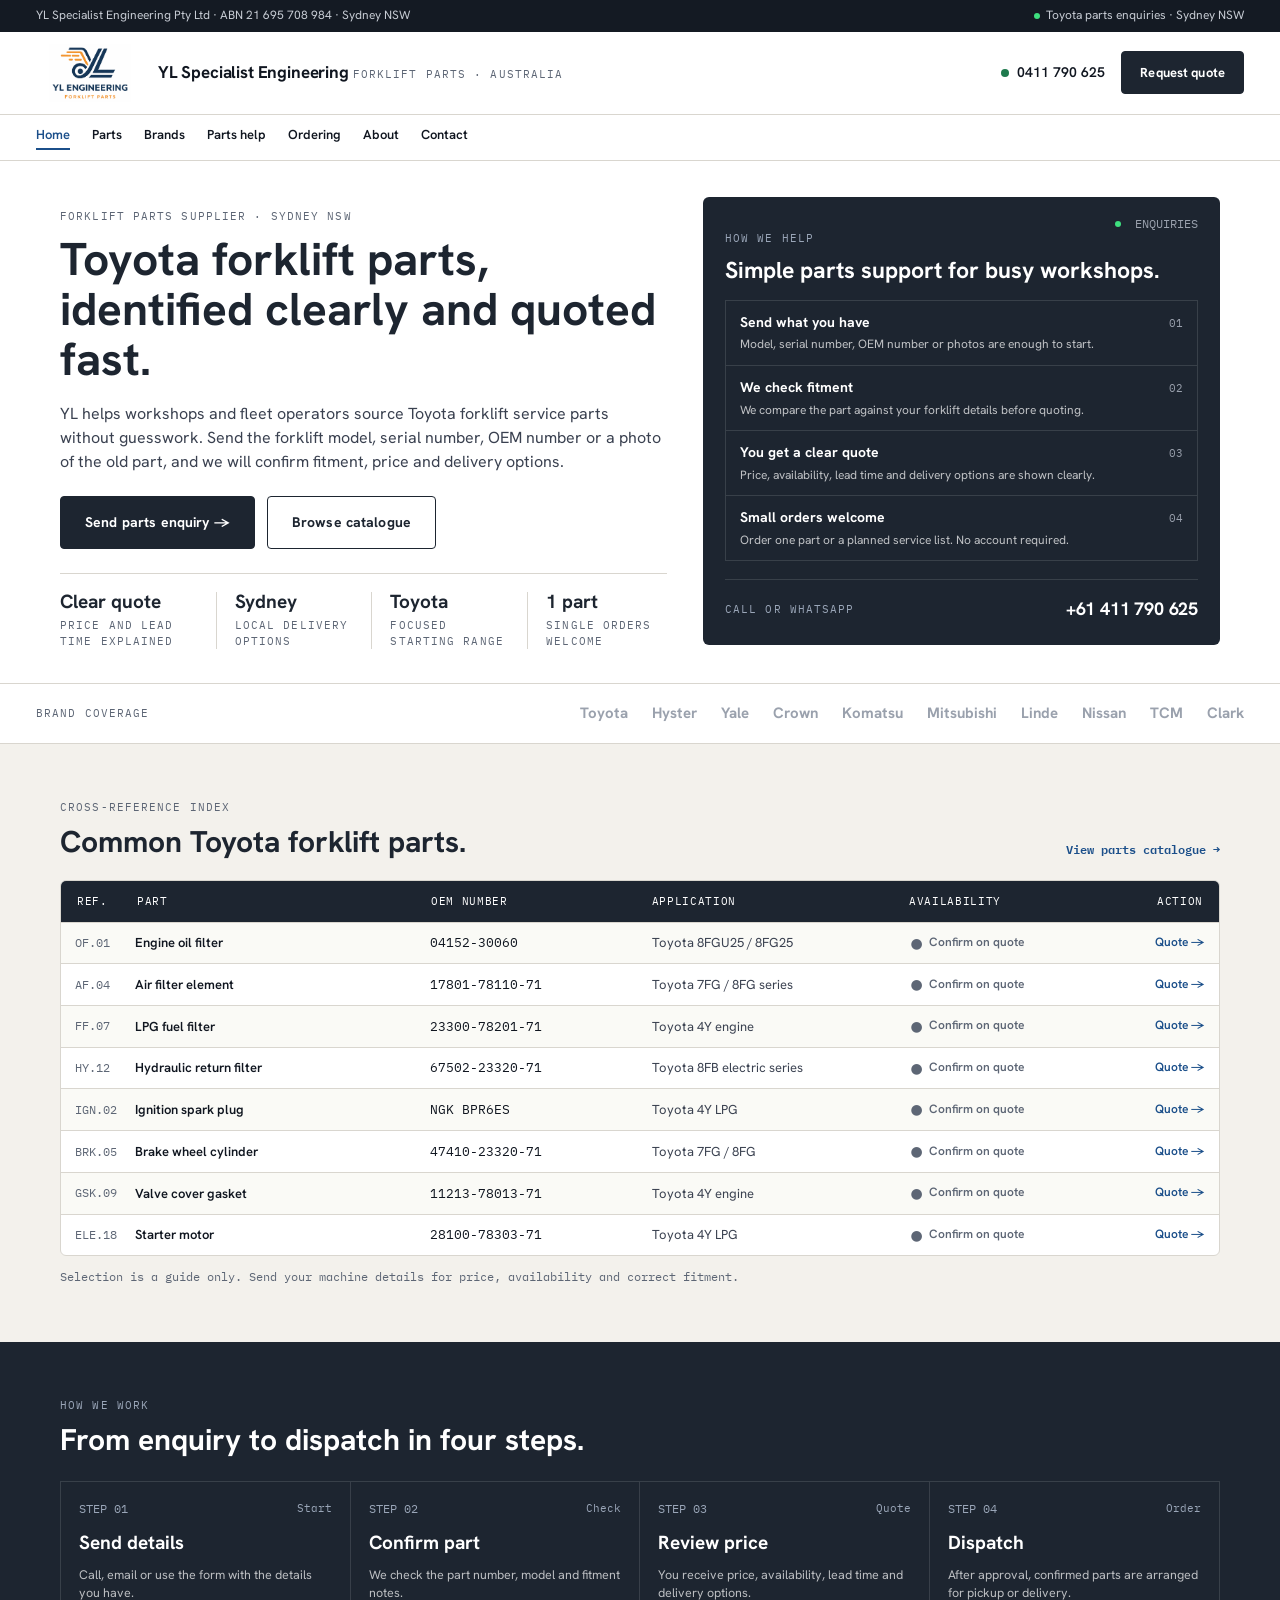
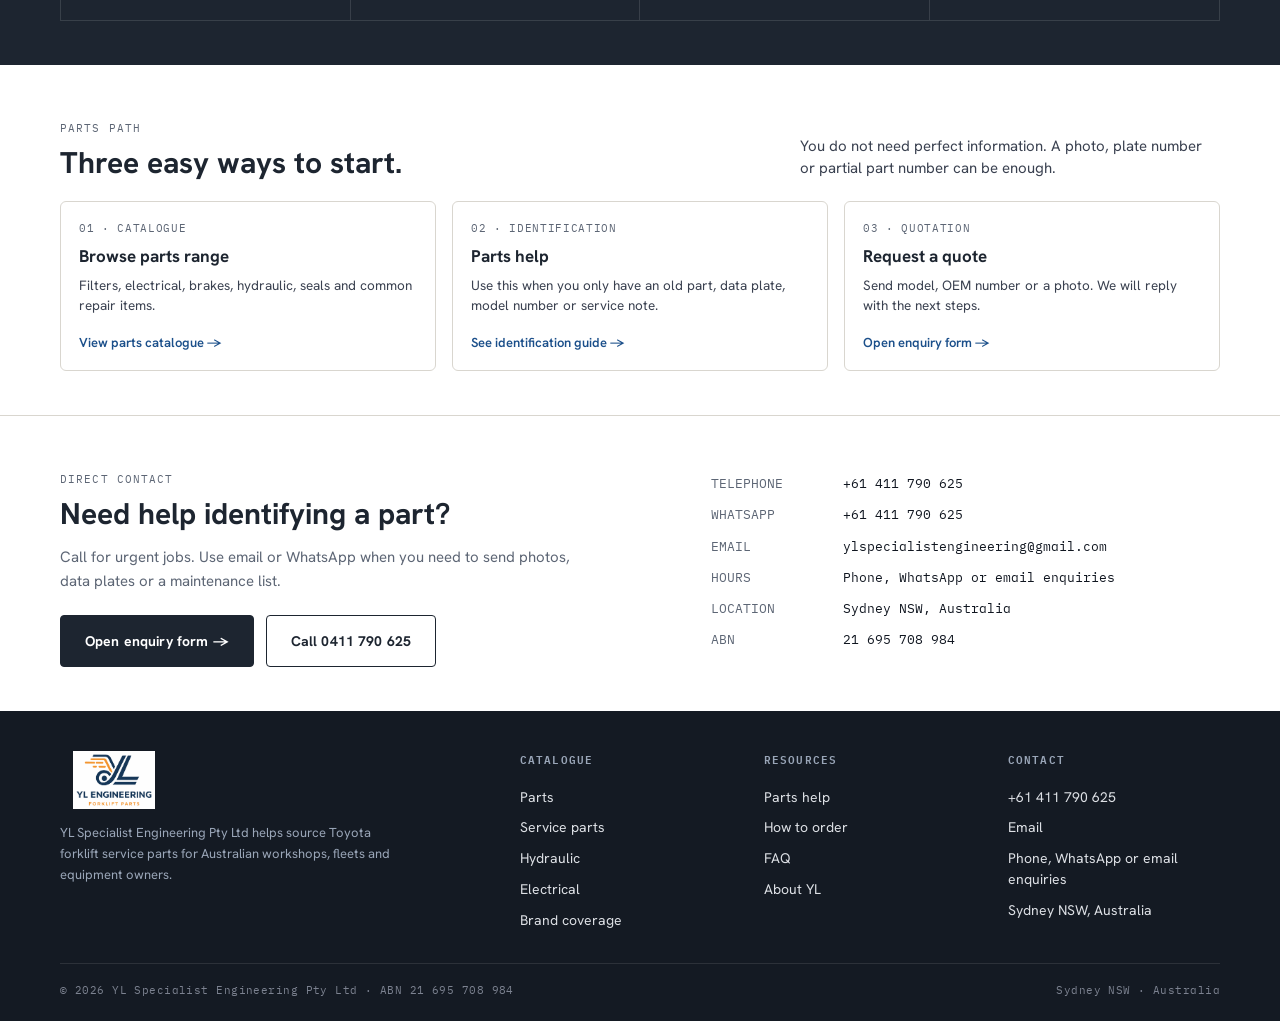
<file: index.html>
<!DOCTYPE html>
<html lang="en">
<head>
<meta charset="UTF-8"/>
<meta name="viewport" content="width=device-width, initial-scale=1.0"/>
<title>YL Specialist Engineering — Toyota Forklift Parts Sydney</title>
<meta name="description" content="Toyota forklift service parts for Sydney workshops and Australian fleets. Send a model, serial number, OEM number or photo for a clear quote and delivery options."/>
<meta name="keywords" content="Toyota forklift parts Sydney, forklift parts Australia, forklift service parts, OEM cross reference, forklift parts quote"/>
<link rel="preconnect" href="https://fonts.googleapis.com"/>
<link rel="preconnect" href="https://fonts.gstatic.com" crossorigin/>
<link rel="stylesheet" href="https://fonts.googleapis.com/css2?family=Hanken+Grotesk:wght@400;500;600;700;800&family=IBM+Plex+Mono:wght@400;500;600&display=swap"/>
<link rel="stylesheet" href="css/site.css"/>
<link rel="icon" href="assets/yl-logo.png"/>
</head>
<body>

<!-- Utility bar -->
<div class="utility">
  <span>YL Specialist Engineering Pty Ltd · ABN 21 695 708 984 · Sydney NSW</span>
  <span class="right">
    <span><span class="dot"></span>Toyota parts enquiries · Sydney NSW</span>
  </span>
</div>

<!-- Top nav -->
<header class="topnav">
  <a href="index.html" class="brand">
    <span class="brand-mark"><img src="assets/yl-logo.png" alt=""/></span>
    <span class="brand-text">
      <span class="name">YL Specialist Engineering</span>
      <span class="sub">Forklift parts · Australia</span>
    </span>
  </a>

  <div class="contact-cluster">
    <a href="tel:0411790625" class="phone">0411 790 625</a>
    <a href="contact.html" class="btn btn-primary">Request quote</a>
  </div>

  <button class="hamburger" id="hamburger" aria-label="Menu"><span></span><span></span><span></span></button>
</header>

<!-- Category nav -->
<nav class="catbar" id="navLinks">
  <a class="active" href="index.html">Home</a>
  <a href="products.html">Parts</a>
  <a href="brands.html">Brands</a>
  <a href="parts-help.html">Parts help</a>
  <a href="ordering.html">Ordering</a>
  <a href="about.html">About</a>
  <a href="contact.html">Contact</a>
</nav>

<main>

<!-- HERO -->
<section class="hero">
  <div class="hero-inner">
    <div>
      <p class="eyebrow">Forklift parts supplier · Sydney NSW</p>
      <h1 class="h">Toyota forklift parts, identified clearly and quoted fast.</h1>
      <p class="lede">YL helps workshops and fleet operators source Toyota forklift service parts without guesswork. Send the forklift model, serial number, OEM number or a photo of the old part, and we will confirm fitment, price and delivery options.</p>
      <div class="hero-actions">
        <a href="contact.html" class="btn btn-primary btn-lg">Send parts enquiry →</a>
        <a href="products.html" class="btn btn-outline btn-lg">Browse catalogue</a>
      </div>
      <div class="hero-stats">
        <div class="hero-stat"><div class="v">Clear quote</div><div class="k">Price and lead time explained</div></div>
        <div class="hero-stat"><div class="v">Sydney</div><div class="k">Local delivery options</div></div>
        <div class="hero-stat"><div class="v">Toyota</div><div class="k">Focused starting range</div></div>
        <div class="hero-stat"><div class="v">1 part</div><div class="k">Single orders welcome</div></div>
      </div>
    </div>

    <aside class="panel" aria-label="Service commitments">
      <span class="status"><span class="dot"></span>ENQUIRIES</span>
      <p class="eyebrow" style="color:#9aa6b8">How we help</p>
      <h2>Simple parts support for busy workshops.</h2>
      <div class="panel-list">
        <div class="item">
          <div class="head"><strong>Send what you have</strong><span class="n">01</span></div>
          <p>Model, serial number, OEM number or photos are enough to start.</p>
        </div>
        <div class="item">
          <div class="head"><strong>We check fitment</strong><span class="n">02</span></div>
          <p>We compare the part against your forklift details before quoting.</p>
        </div>
        <div class="item">
          <div class="head"><strong>You get a clear quote</strong><span class="n">03</span></div>
          <p>Price, availability, lead time and delivery options are shown clearly.</p>
        </div>
        <div class="item">
          <div class="head"><strong>Small orders welcome</strong><span class="n">04</span></div>
          <p>Order one part or a planned service list. No account required.</p>
        </div>
      </div>
      <div class="panel-footline">
        <span class="eyebrow" style="color:#9aa6b8">Call or WhatsApp</span>
        <span class="phone-big">+61 411 790 625</span>
      </div>
    </aside>
  </div>
</section>

<!-- Brand coverage strip -->
<div class="brand-strip">
  <span class="eyebrow">Brand coverage</span>
  <div class="brand-row">
    <span>Toyota</span><span>Hyster</span><span>Yale</span><span>Crown</span><span>Komatsu</span><span>Mitsubishi</span><span>Linde</span><span>Nissan</span><span>TCM</span><span>Clark</span>
  </div>
</div>

<!-- Cross-reference table -->
<section class="section">
  <div class="wrap" style="padding:0">
    <div class="section-head">
      <div>
        <p class="eyebrow">Cross-reference index</p>
        <h2 class="h">Common Toyota forklift parts.</h2>
      </div>
      <a href="products.html" class="mono" style="font-size:12px;color:var(--accent);font-weight:600">View parts catalogue →</a>
    </div>

    <div class="table-wrap">
      <div class="tbl-head">
        <span>REF.</span><span>PART</span><span>OEM NUMBER</span><span class="col-app">APPLICATION</span><span class="col-status">AVAILABILITY</span><span class="col-quote" style="text-align:right">ACTION</span>
      </div>
      <div data-products-table>
        <div class="tbl-row"><span class="ref">LOAD</span><span class="name">Loading catalogue rows...</span><span class="oem">-</span><span class="app">-</span><span class="status status-onq">Loading</span><a class="quote" href="contact.html">Quote →</a></div>
      </div>
    </div>
    <p class="tbl-foot">Selection is a guide only. Send your machine details for price, availability and correct fitment.</p>
  </div>
</section>

<!-- Process -->
<section class="section dark">
  <div class="wrap" style="padding:0">
    <p class="eyebrow">How we work</p>
    <h2 class="h" style="font-size:44px;margin-top:10px">From enquiry to dispatch in four steps.</h2>
    <div class="steps-grid">
      <div class="step"><div class="row"><span class="n">STEP 01</span><span class="t">Start</span></div><h3>Send details</h3><p>Call, email or use the form with the details you have.</p></div>
      <div class="step"><div class="row"><span class="n">STEP 02</span><span class="t">Check</span></div><h3>Confirm part</h3><p>We check the part number, model and fitment notes.</p></div>
      <div class="step"><div class="row"><span class="n">STEP 03</span><span class="t">Quote</span></div><h3>Review price</h3><p>You receive price, availability, lead time and delivery options.</p></div>
      <div class="step"><div class="row"><span class="n">STEP 04</span><span class="t">Order</span></div><h3>Dispatch</h3><p>After approval, confirmed parts are arranged for pickup or delivery.</p></div>
    </div>
  </div>
</section>

<!-- Find parts faster -->
<section class="section paper">
  <div class="wrap" style="padding:0">
    <div class="section-head">
      <div>
        <p class="eyebrow">Parts path</p>
        <h2 class="h">Three easy ways to start.</h2>
      </div>
      <p style="max-width:420px;color:#3a4150;font-size:15px;margin:0">You do not need perfect information. A photo, plate number or partial part number can be enough.</p>
    </div>
    <div class="tile-grid tg-3">
      <a class="tile" href="products.html">
        <span class="badge">01 · Catalogue</span>
        <strong>Browse parts range</strong>
        <span>Filters, electrical, brakes, hydraulic, seals and common repair items.</span>
        <span class="arrow">View parts catalogue →</span>
      </a>
      <a class="tile" href="parts-help.html">
        <span class="badge">02 · Identification</span>
        <strong>Parts help</strong>
        <span>Use this when you only have an old part, data plate, model number or service note.</span>
        <span class="arrow">See identification guide →</span>
      </a>
      <a class="tile" href="contact.html">
        <span class="badge">03 · Quotation</span>
        <strong>Request a quote</strong>
        <span>Send model, OEM number or a photo. We will reply with the next steps.</span>
        <span class="arrow">Open enquiry form →</span>
      </a>
    </div>
  </div>
</section>

<!-- Direct contact band -->
<section class="section paper" style="border-top:1px solid var(--line)">
  <div class="wrap" style="padding:0;display:grid;grid-template-columns:1.2fr 1fr;gap:40px;align-items:start">
    <div>
      <p class="eyebrow">Direct contact</p>
      <h2 class="h" style="font-size:36px;margin-top:8px">Need help identifying a part?</h2>
      <p style="font-size:15px;color:var(--muted);line-height:1.6;max-width:520px;margin-top:14px">Call for urgent jobs. Use email or WhatsApp when you need to send photos, data plates or a maintenance list.</p>
      <div class="hero-actions">
        <a href="contact.html" class="btn btn-primary btn-lg">Open enquiry form →</a>
        <a href="tel:0411790625" class="btn btn-outline btn-lg">Call 0411 790 625</a>
      </div>
    </div>
    <div class="mono" style="font-size:13px;display:grid;grid-template-columns:120px 1fr;gap:12px;padding-top:14px">
      <span style="color:var(--muted)">TELEPHONE</span><span>+61 411 790 625</span>
      <span style="color:var(--muted)">WHATSAPP</span><span>+61 411 790 625</span>
      <span style="color:var(--muted)">EMAIL</span><span>ylspecialistengineering@gmail.com</span>
      <span style="color:var(--muted)">HOURS</span><span>Phone, WhatsApp or email enquiries</span>
      <span style="color:var(--muted)">LOCATION</span><span>Sydney NSW, Australia</span>
      <span style="color:var(--muted)">ABN</span><span>21 695 708 984</span>
    </div>
  </div>
</section>

</main>

<!-- Footer -->
<footer class="site-footer">
  <div class="footer-inner">
    <div class="footer-brand">
      <span class="brand-mark"><img src="assets/yl-logo.png" alt=""/></span>
      <p>YL Specialist Engineering Pty Ltd helps source Toyota forklift service parts for Australian workshops, fleets and equipment owners.</p>
    </div>
    <div class="footer-cols">
      <div class="footer-col">
        <h5>Catalogue</h5>
        <a href="products.html">Parts</a>
        <a href="products.html#service">Service parts</a>
        <a href="products.html#hydraulic">Hydraulic</a>
        <a href="products.html#electrical">Electrical</a>
        <a href="brands.html">Brand coverage</a>
      </div>
      <div class="footer-col">
        <h5>Resources</h5>
        <a href="parts-help.html">Parts help</a>
        <a href="ordering.html">How to order</a>
        <a href="parts-help.html#faq">FAQ</a>
        <a href="about.html">About YL</a>
      </div>
      <div class="footer-col">
        <h5>Contact</h5>
        <a href="tel:0411790625">+61 411 790 625</a>
        <a href="mailto:ylspecialistengineering@gmail.com">Email</a>
        <span>Phone, WhatsApp or email enquiries</span>
        <span>Sydney NSW, Australia</span>
      </div>
    </div>
  </div>
  <div class="footer-base">
    <span>© 2026 YL Specialist Engineering Pty Ltd · ABN 21 695 708 984</span>
    <span>Sydney NSW · Australia</span>
  </div>
</footer>

<script src="js/site.js"></script>
</body>
</html>
</file>
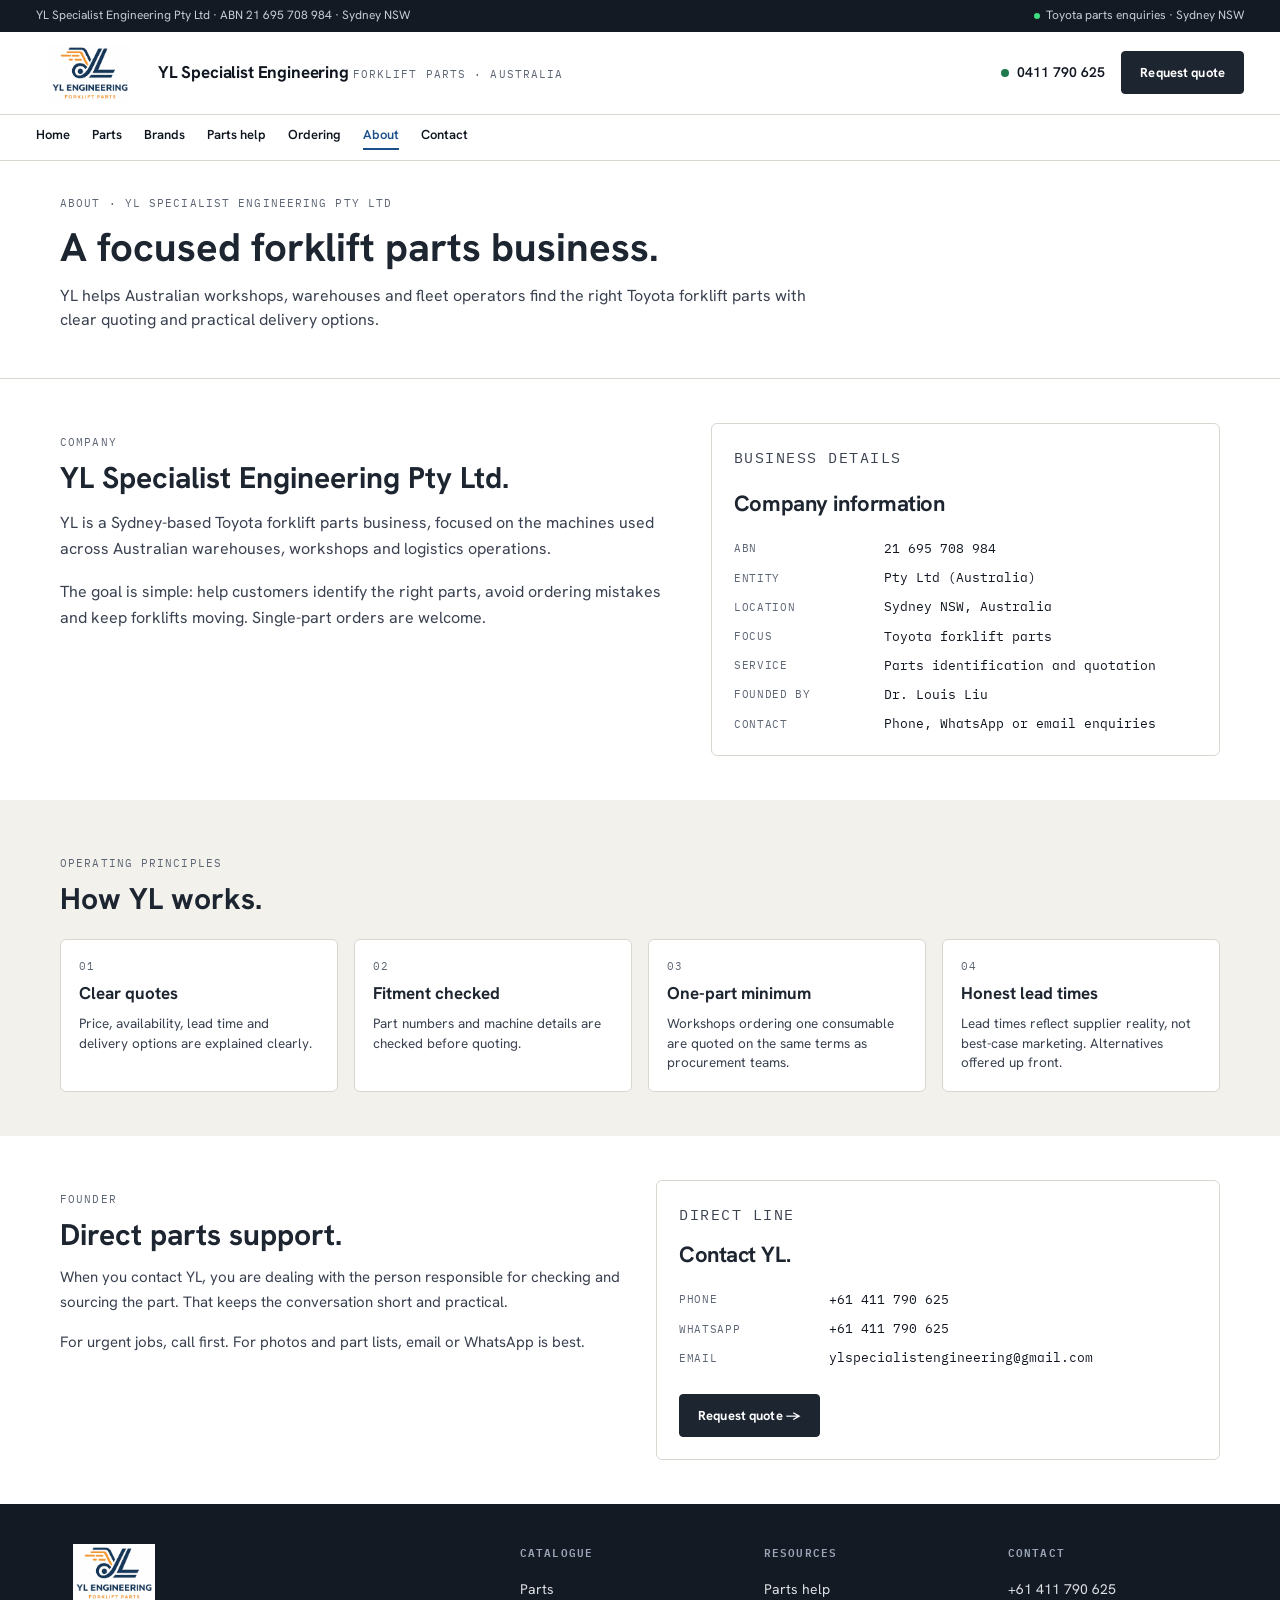
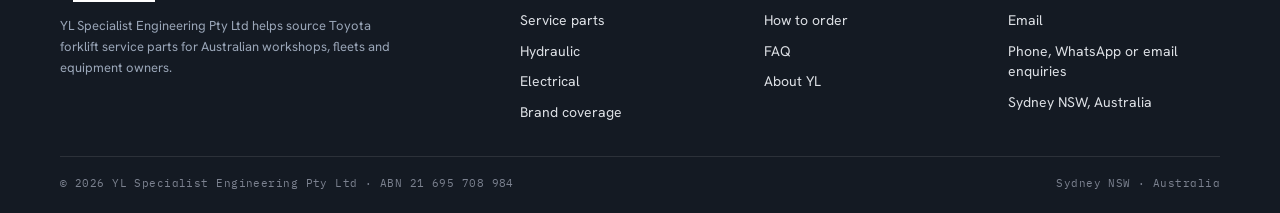
<file: about.html>
<!DOCTYPE html>
<html lang="en">
<head>
<meta charset="UTF-8"/>
<meta name="viewport" content="width=device-width, initial-scale=1.0"/>
<title>About YL Specialist Engineering — Forklift Parts Sydney</title>
<meta name="description" content="YL Specialist Engineering Pty Ltd is a Sydney-based Toyota forklift parts business for workshops, fleets and equipment owners."/>
<link rel="preconnect" href="https://fonts.googleapis.com"/>
<link rel="preconnect" href="https://fonts.gstatic.com" crossorigin/>
<link rel="stylesheet" href="https://fonts.googleapis.com/css2?family=Hanken+Grotesk:wght@400;500;600;700;800&family=IBM+Plex+Mono:wght@400;500;600&display=swap"/>
<link rel="stylesheet" href="css/site.css"/>
<link rel="icon" href="assets/yl-logo.png"/>
</head>
<body>

<div class="utility">
  <span>YL Specialist Engineering Pty Ltd · ABN 21 695 708 984 · Sydney NSW</span>
  <span class="right">
    <span><span class="dot"></span>Toyota parts enquiries · Sydney NSW</span>
  </span>
</div>

<header class="topnav">
  <a href="index.html" class="brand">
    <span class="brand-mark"><img src="assets/yl-logo.png" alt=""/></span>
    <span class="brand-text">
      <span class="name">YL Specialist Engineering</span>
      <span class="sub">Forklift parts · Australia</span>
    </span>
  </a>  <div class="contact-cluster">
    <a href="tel:0411790625" class="phone">0411 790 625</a>
    <a href="contact.html" class="btn btn-primary">Request quote</a>
  </div>
  <button class="hamburger" id="hamburger" aria-label="Menu"><span></span><span></span><span></span></button>
</header>

<nav class="catbar" id="navLinks">
  <a class="" href="index.html">Home</a>
  <a class="" href="products.html">Parts</a>
  <a class="" href="brands.html">Brands</a>
  <a class="" href="parts-help.html">Parts help</a>
  <a class="" href="ordering.html">Ordering</a>
  <a class="active" href="about.html">About</a>
  <a class="" href="contact.html">Contact</a>
</nav>

<main>

<header class="page-hero">
  <div class="inner">
    <p class="breadcrumb">About · YL Specialist Engineering Pty Ltd</p>
    <h1>A focused forklift parts business.</h1>
    <p>YL helps Australian workshops, warehouses and fleet operators find the right Toyota forklift parts with clear quoting and practical delivery options.</p>
  </div>
</header>

<section class="section paper">
  <div class="wrap" style="padding:0;display:grid;grid-template-columns:1.2fr 1fr;gap:40px;align-items:start">
    <div>
      <p class="eyebrow">Company</p>
      <h2 class="h" style="font-size:36px;margin-top:8px">YL Specialist Engineering Pty Ltd.</h2>
      <p style="font-size:16px;color:#3a4150;line-height:1.65;margin-top:16px">YL is a Sydney-based Toyota forklift parts business, focused on the machines used across Australian warehouses, workshops and logistics operations.</p>
      <p style="font-size:16px;color:#3a4150;line-height:1.65;margin-top:14px">The goal is simple: help customers identify the right parts, avoid ordering mistakes and keep forklifts moving. Single-part orders are welcome.</p>
    </div>
    <div class="card">
      <p class="eyebrow">Business details</p>
      <h3 style="margin-top:6px">Company information</h3>
      <div class="data">
        <span class="k">ABN</span><span class="v">21 695 708 984</span>
        <span class="k">Entity</span><span class="v">Pty Ltd (Australia)</span>
        <span class="k">Location</span><span class="v">Sydney NSW, Australia</span>
        <span class="k">Focus</span><span class="v">Toyota forklift parts</span>
        <span class="k">Service</span><span class="v">Parts identification and quotation</span>
        <span class="k">Founded by</span><span class="v">Dr. Louis Liu</span>
        <span class="k">Contact</span><span class="v">Phone, WhatsApp or email enquiries</span>
      </div>
    </div>
  </div>
</section>

<section class="section">
  <div class="wrap" style="padding:0">
    <p class="eyebrow">Operating principles</p>
    <h2 class="h" style="font-size:32px;margin:8px 0 24px">How YL works.</h2>
    <div class="tile-grid tg-4">
      <div class="tile"><span class="badge">01</span><strong>Clear quotes</strong><span>Price, availability, lead time and delivery options are explained clearly.</span></div>
      <div class="tile"><span class="badge">02</span><strong>Fitment checked</strong><span>Part numbers and machine details are checked before quoting.</span></div>
      <div class="tile"><span class="badge">03</span><strong>One-part minimum</strong><span>Workshops ordering one consumable are quoted on the same terms as procurement teams.</span></div>
      <div class="tile"><span class="badge">04</span><strong>Honest lead times</strong><span>Lead times reflect supplier reality, not best-case marketing. Alternatives offered up front.</span></div>
    </div>
  </div>
</section>

<section class="section paper">
  <div class="wrap" style="padding:0;display:grid;grid-template-columns:1fr 1fr;gap:32px;align-items:start">
    <div>
      <p class="eyebrow">Founder</p>
      <h2 class="h" style="font-size:32px;margin-top:8px">Direct parts support.</h2>
      <p style="font-size:15px;color:#3a4150;line-height:1.65;margin-top:14px">When you contact YL, you are dealing with the person responsible for checking and sourcing the part. That keeps the conversation short and practical.</p>
      <p style="font-size:15px;color:#3a4150;line-height:1.65;margin-top:10px">For urgent jobs, call first. For photos and part lists, email or WhatsApp is best.</p>
    </div>
    <div class="card">
      <p class="eyebrow">Direct line</p>
      <h3>Contact YL.</h3>
      <div class="data">
        <span class="k">Phone</span><span class="v">+61 411 790 625</span>
        <span class="k">WhatsApp</span><span class="v">+61 411 790 625</span>
        <span class="k">Email</span><span class="v">ylspecialistengineering@gmail.com</span>
      </div>
      <a class="btn btn-primary" href="contact.html" style="margin-top:14px;align-self:flex-start">Request quote →</a>
    </div>
  </div>
</section>
</main>

<footer class="site-footer">
  <div class="footer-inner">
    <div class="footer-brand">
      <span class="brand-mark"><img src="assets/yl-logo.png" alt=""/></span>
      <p>YL Specialist Engineering Pty Ltd helps source Toyota forklift service parts for Australian workshops, fleets and equipment owners.</p>
    </div>
    <div class="footer-cols">
      <div class="footer-col">
        <h5>Catalogue</h5>
        <a href="products.html">Parts</a>
        <a href="products.html#service">Service parts</a>
        <a href="products.html#hydraulic">Hydraulic</a>
        <a href="products.html#electrical">Electrical</a>
        <a href="brands.html">Brand coverage</a>
      </div>
      <div class="footer-col">
        <h5>Resources</h5>
        <a href="parts-help.html">Parts help</a>
        <a href="ordering.html">How to order</a>
        <a href="parts-help.html#faq">FAQ</a>
        <a href="about.html">About YL</a>
      </div>
      <div class="footer-col">
        <h5>Contact</h5>
        <a href="tel:0411790625">+61 411 790 625</a>
        <a href="mailto:ylspecialistengineering@gmail.com">Email</a>
        <span>Phone, WhatsApp or email enquiries</span>
        <span>Sydney NSW, Australia</span>
      </div>
    </div>
  </div>
  <div class="footer-base">
    <span>© 2026 YL Specialist Engineering Pty Ltd · ABN 21 695 708 984</span>
    <span>Sydney NSW · Australia</span>
  </div>
</footer>

<script src="js/site.js"></script>
</body>
</html>
</file>
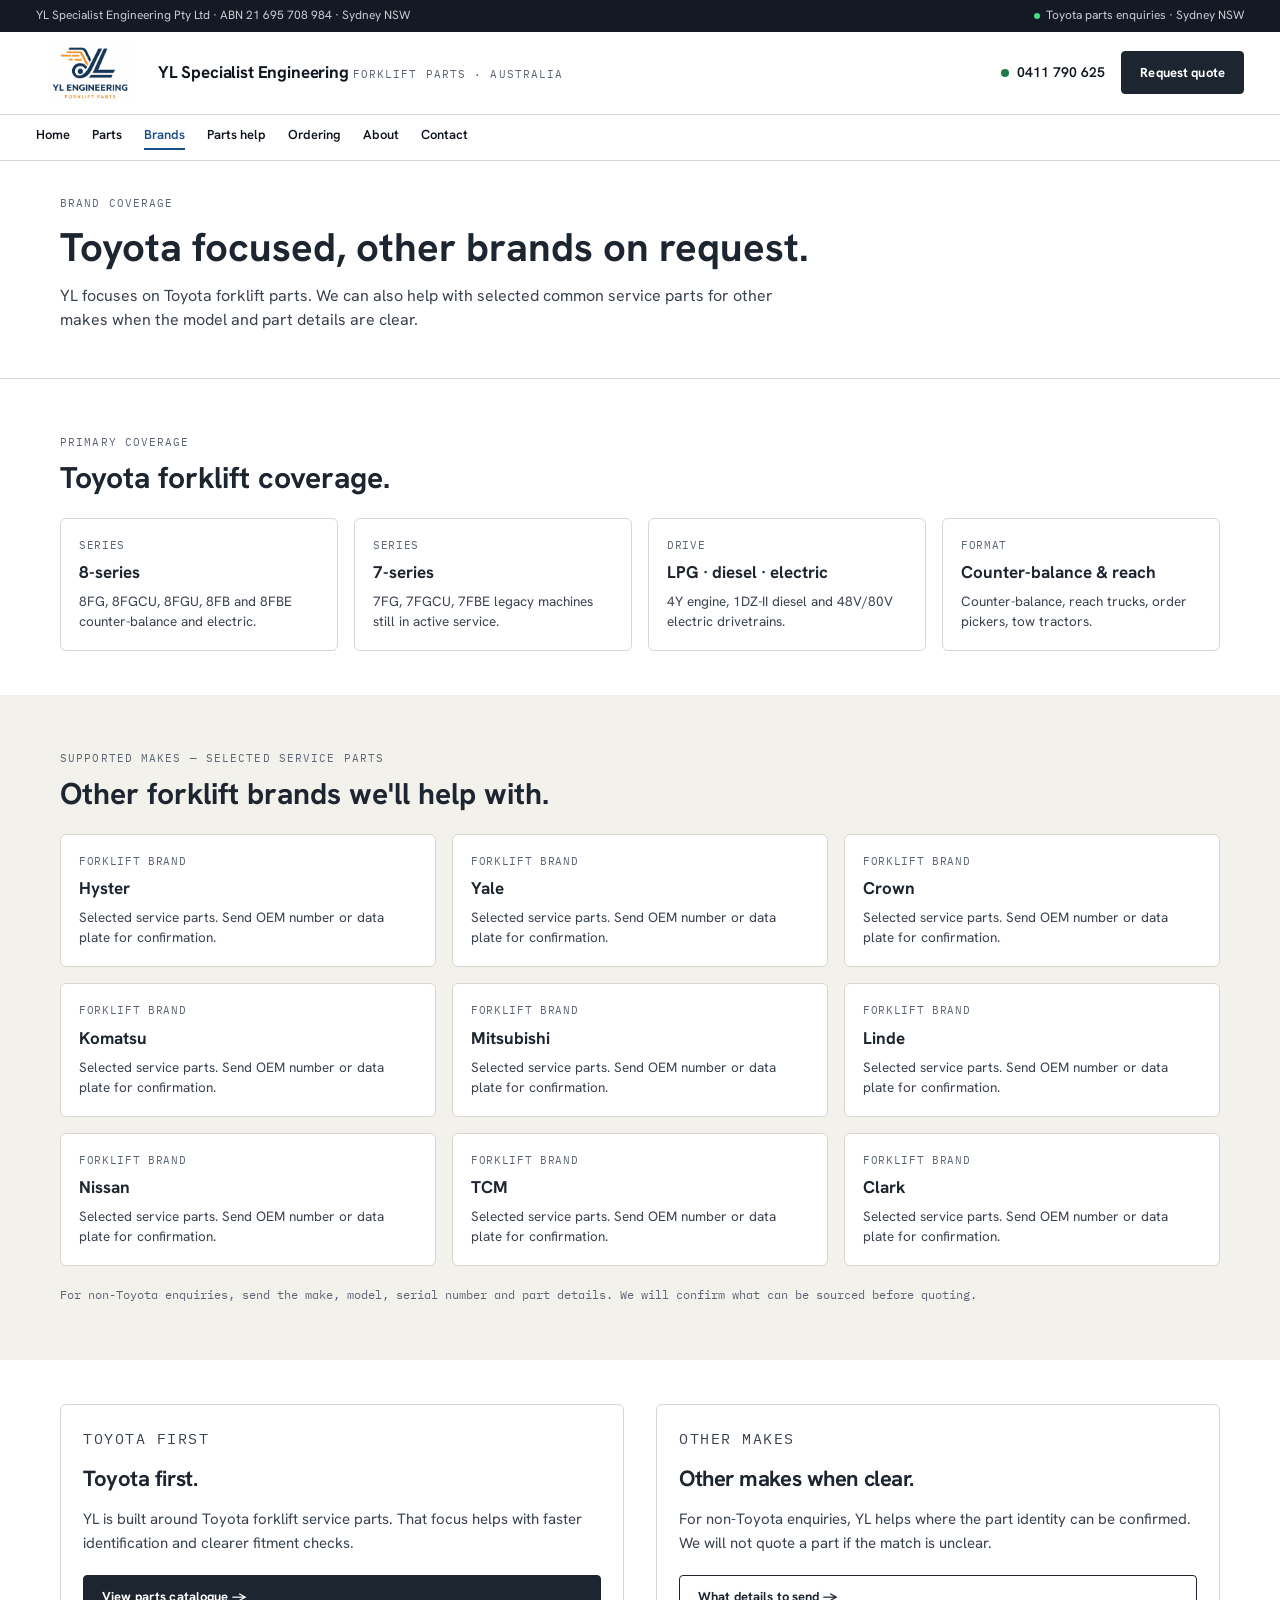
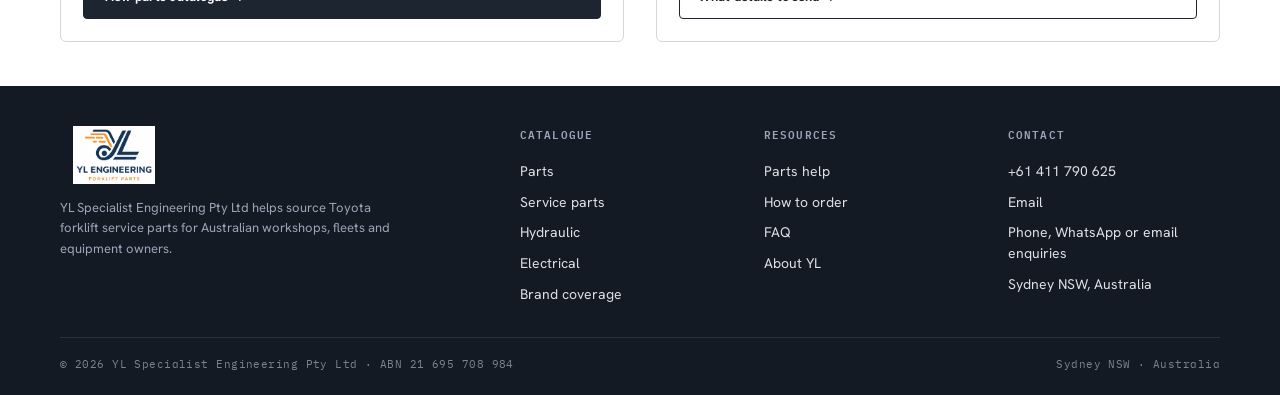
<file: brands.html>
<!DOCTYPE html>
<html lang="en">
<head>
<meta charset="UTF-8"/>
<meta name="viewport" content="width=device-width, initial-scale=1.0"/>
<title>Toyota Forklift Parts & Brand Coverage — YL Specialist Engineering</title>
<meta name="description" content="YL focuses on Toyota forklift parts. Selected service-parts support may be available for Hyster, Yale, Crown, Komatsu, Mitsubishi, Linde, Nissan, TCM and Clark when details are clear."/>
<link rel="preconnect" href="https://fonts.googleapis.com"/>
<link rel="preconnect" href="https://fonts.gstatic.com" crossorigin/>
<link rel="stylesheet" href="https://fonts.googleapis.com/css2?family=Hanken+Grotesk:wght@400;500;600;700;800&family=IBM+Plex+Mono:wght@400;500;600&display=swap"/>
<link rel="stylesheet" href="css/site.css"/>
<link rel="icon" href="assets/yl-logo.png"/>
</head>
<body>

<div class="utility">
  <span>YL Specialist Engineering Pty Ltd · ABN 21 695 708 984 · Sydney NSW</span>
  <span class="right">
    <span><span class="dot"></span>Toyota parts enquiries · Sydney NSW</span>
  </span>
</div>

<header class="topnav">
  <a href="index.html" class="brand">
    <span class="brand-mark"><img src="assets/yl-logo.png" alt=""/></span>
    <span class="brand-text">
      <span class="name">YL Specialist Engineering</span>
      <span class="sub">Forklift parts · Australia</span>
    </span>
  </a>  <div class="contact-cluster">
    <a href="tel:0411790625" class="phone">0411 790 625</a>
    <a href="contact.html" class="btn btn-primary">Request quote</a>
  </div>
  <button class="hamburger" id="hamburger" aria-label="Menu"><span></span><span></span><span></span></button>
</header>

<nav class="catbar" id="navLinks">
  <a class="" href="index.html">Home</a>
  <a class="" href="products.html">Parts</a>
  <a class="active" href="brands.html">Brands</a>
  <a class="" href="parts-help.html">Parts help</a>
  <a class="" href="ordering.html">Ordering</a>
  <a class="" href="about.html">About</a>
  <a class="" href="contact.html">Contact</a>
</nav>

<main>

<header class="page-hero">
  <div class="inner">
    <p class="breadcrumb">Brand coverage</p>
    <h1>Toyota focused, other brands on request.</h1>
    <p>YL focuses on Toyota forklift parts. We can also help with selected common service parts for other makes when the model and part details are clear.</p>
  </div>
</header>

<section class="section paper">
  <div class="wrap" style="padding:0">
    <p class="eyebrow">Primary coverage</p>
    <h2 class="h" style="font-size:32px;margin:8px 0 24px">Toyota forklift coverage.</h2>
    <div class="tile-grid tg-4">
      <div class="tile"><span class="badge">Series</span><strong>8-series</strong><span>8FG, 8FGCU, 8FGU, 8FB and 8FBE counter-balance and electric.</span></div>
      <div class="tile"><span class="badge">Series</span><strong>7-series</strong><span>7FG, 7FGCU, 7FBE legacy machines still in active service.</span></div>
      <div class="tile"><span class="badge">Drive</span><strong>LPG · diesel · electric</strong><span>4Y engine, 1DZ-II diesel and 48V/80V electric drivetrains.</span></div>
      <div class="tile"><span class="badge">Format</span><strong>Counter-balance &amp; reach</strong><span>Counter-balance, reach trucks, order pickers, tow tractors.</span></div>
    </div>
  </div>
</section>

<section class="section">
  <div class="wrap" style="padding:0">
    <p class="eyebrow">Supported makes — selected service parts</p>
    <h2 class="h" style="font-size:32px;margin:8px 0 24px">Other forklift brands we'll help with.</h2>
    <div class="tile-grid tg-3">
      <div class="tile"><span class="badge">Forklift brand</span><strong>Hyster</strong><span>Selected service parts. Send OEM number or data plate for confirmation.</span></div><div class="tile"><span class="badge">Forklift brand</span><strong>Yale</strong><span>Selected service parts. Send OEM number or data plate for confirmation.</span></div><div class="tile"><span class="badge">Forklift brand</span><strong>Crown</strong><span>Selected service parts. Send OEM number or data plate for confirmation.</span></div><div class="tile"><span class="badge">Forklift brand</span><strong>Komatsu</strong><span>Selected service parts. Send OEM number or data plate for confirmation.</span></div><div class="tile"><span class="badge">Forklift brand</span><strong>Mitsubishi</strong><span>Selected service parts. Send OEM number or data plate for confirmation.</span></div><div class="tile"><span class="badge">Forklift brand</span><strong>Linde</strong><span>Selected service parts. Send OEM number or data plate for confirmation.</span></div><div class="tile"><span class="badge">Forklift brand</span><strong>Nissan</strong><span>Selected service parts. Send OEM number or data plate for confirmation.</span></div><div class="tile"><span class="badge">Forklift brand</span><strong>TCM</strong><span>Selected service parts. Send OEM number or data plate for confirmation.</span></div><div class="tile"><span class="badge">Forklift brand</span><strong>Clark</strong><span>Selected service parts. Send OEM number or data plate for confirmation.</span></div>
    </div>
    <p class="tbl-foot" style="margin-top:20px">For non-Toyota enquiries, send the make, model, serial number and part details. We will confirm what can be sourced before quoting.</p>
  </div>
</section>

<section class="section paper">
  <div class="wrap" style="padding:0;display:grid;grid-template-columns:1fr 1fr;gap:32px">
    <div class="card">
      <p class="eyebrow">Toyota first</p>
      <h3>Toyota first.</h3>
      <p>YL is built around Toyota forklift service parts. That focus helps with faster identification and clearer fitment checks.</p>
      <a class="btn btn-primary" href="products.html" style="margin-top:8px">View parts catalogue →</a>
    </div>
    <div class="card">
      <p class="eyebrow">Other makes</p>
      <h3>Other makes when clear.</h3>
      <p>For non-Toyota enquiries, YL helps where the part identity can be confirmed. We will not quote a part if the match is unclear.</p>
      <a class="btn btn-outline" href="parts-help.html" style="margin-top:8px">What details to send →</a>
    </div>
  </div>
</section>
</main>

<footer class="site-footer">
  <div class="footer-inner">
    <div class="footer-brand">
      <span class="brand-mark"><img src="assets/yl-logo.png" alt=""/></span>
      <p>YL Specialist Engineering Pty Ltd helps source Toyota forklift service parts for Australian workshops, fleets and equipment owners.</p>
    </div>
    <div class="footer-cols">
      <div class="footer-col">
        <h5>Catalogue</h5>
        <a href="products.html">Parts</a>
        <a href="products.html#service">Service parts</a>
        <a href="products.html#hydraulic">Hydraulic</a>
        <a href="products.html#electrical">Electrical</a>
        <a href="brands.html">Brand coverage</a>
      </div>
      <div class="footer-col">
        <h5>Resources</h5>
        <a href="parts-help.html">Parts help</a>
        <a href="ordering.html">How to order</a>
        <a href="parts-help.html#faq">FAQ</a>
        <a href="about.html">About YL</a>
      </div>
      <div class="footer-col">
        <h5>Contact</h5>
        <a href="tel:0411790625">+61 411 790 625</a>
        <a href="mailto:ylspecialistengineering@gmail.com">Email</a>
        <span>Phone, WhatsApp or email enquiries</span>
        <span>Sydney NSW, Australia</span>
      </div>
    </div>
  </div>
  <div class="footer-base">
    <span>© 2026 YL Specialist Engineering Pty Ltd · ABN 21 695 708 984</span>
    <span>Sydney NSW · Australia</span>
  </div>
</footer>

<script src="js/site.js"></script>
</body>
</html>
</file>
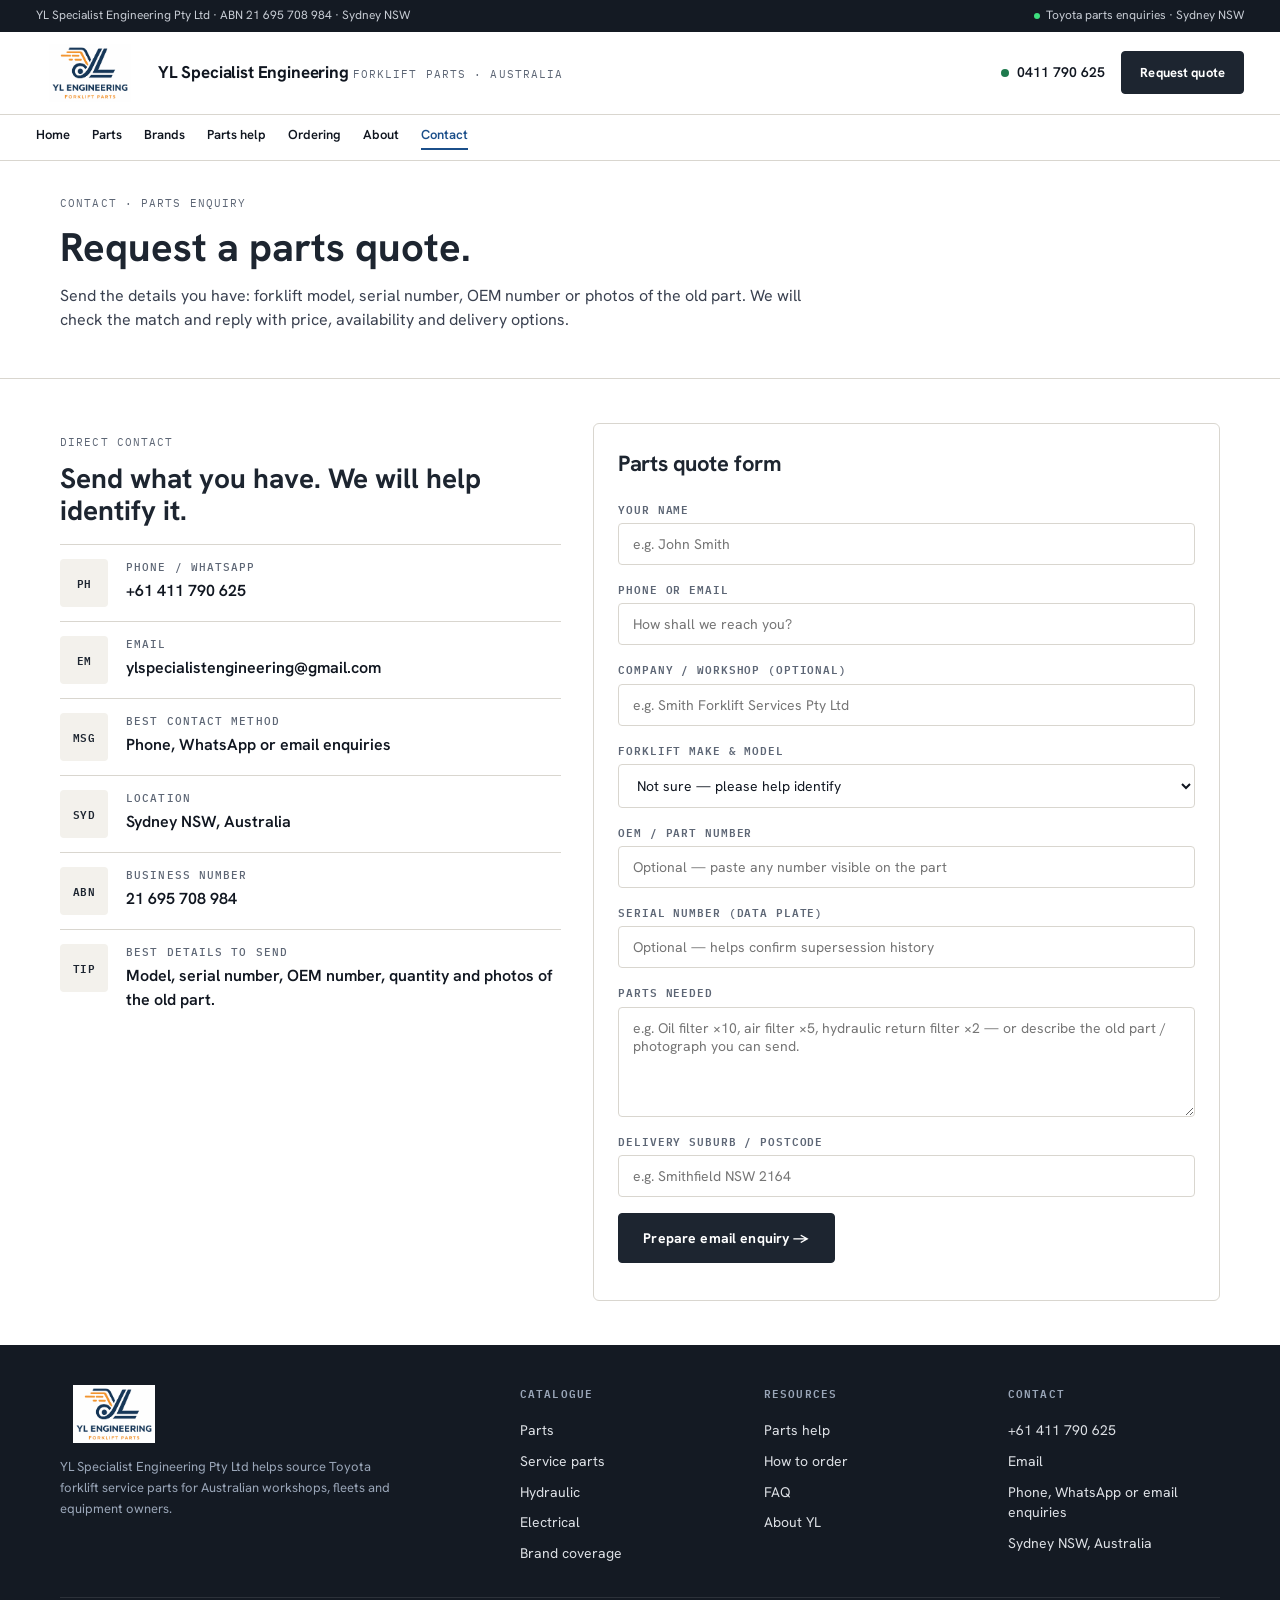
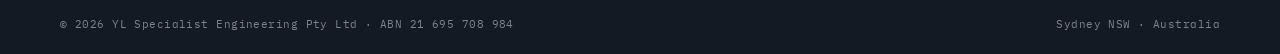
<file: contact.html>
<!DOCTYPE html>
<html lang="en">
<head>
<meta charset="UTF-8"/>
<meta name="viewport" content="width=device-width, initial-scale=1.0"/>
<title>Request a Forklift Parts Quote — YL Specialist Engineering</title>
<meta name="description" content="Request a quote for Toyota forklift parts. Send the model, serial number, OEM number or a photo and YL will confirm fitment, price and delivery options."/>
<link rel="preconnect" href="https://fonts.googleapis.com"/>
<link rel="preconnect" href="https://fonts.gstatic.com" crossorigin/>
<link rel="stylesheet" href="https://fonts.googleapis.com/css2?family=Hanken+Grotesk:wght@400;500;600;700;800&family=IBM+Plex+Mono:wght@400;500;600&display=swap"/>
<link rel="stylesheet" href="css/site.css"/>
<link rel="icon" href="assets/yl-logo.png"/>
</head>
<body>

<div class="utility">
  <span>YL Specialist Engineering Pty Ltd · ABN 21 695 708 984 · Sydney NSW</span>
  <span class="right">
    <span><span class="dot"></span>Toyota parts enquiries · Sydney NSW</span>
  </span>
</div>

<header class="topnav">
  <a href="index.html" class="brand">
    <span class="brand-mark"><img src="assets/yl-logo.png" alt=""/></span>
    <span class="brand-text">
      <span class="name">YL Specialist Engineering</span>
      <span class="sub">Forklift parts · Australia</span>
    </span>
  </a>  <div class="contact-cluster">
    <a href="tel:0411790625" class="phone">0411 790 625</a>
    <a href="contact.html" class="btn btn-primary">Request quote</a>
  </div>
  <button class="hamburger" id="hamburger" aria-label="Menu"><span></span><span></span><span></span></button>
</header>

<nav class="catbar" id="navLinks">
  <a class="" href="index.html">Home</a>
  <a class="" href="products.html">Parts</a>
  <a class="" href="brands.html">Brands</a>
  <a class="" href="parts-help.html">Parts help</a>
  <a class="" href="ordering.html">Ordering</a>
  <a class="" href="about.html">About</a>
  <a class="active" href="contact.html">Contact</a>
</nav>

<main>

<header class="page-hero">
  <div class="inner">
    <p class="breadcrumb">Contact · Parts enquiry</p>
    <h1>Request a parts quote.</h1>
    <p>Send the details you have: forklift model, serial number, OEM number or photos of the old part. We will check the match and reply with price, availability and delivery options.</p>
  </div>
</header>

<section class="section paper">
  <div class="wrap" style="padding:0">
    <div class="contact-grid">
      <div class="contact-info">
        <p class="eyebrow">Direct contact</p>
        <h2>Send what you have. We will help identify it.</h2>
        <div class="contact-row"><div class="ic">PH</div><div><h4>Phone / WhatsApp</h4><a href="tel:0411790625">+61 411 790 625</a></div></div>
        <div class="contact-row"><div class="ic">EM</div><div><h4>Email</h4><a href="mailto:ylspecialistengineering@gmail.com">ylspecialistengineering@gmail.com</a></div></div>
        <div class="contact-row"><div class="ic">MSG</div><div><h4>Best contact method</h4><span>Phone, WhatsApp or email enquiries</span></div></div>
        <div class="contact-row"><div class="ic">SYD</div><div><h4>Location</h4><span>Sydney NSW, Australia</span></div></div>
        <div class="contact-row"><div class="ic">ABN</div><div><h4>Business number</h4><span>21 695 708 984</span></div></div>
        <div class="contact-row"><div class="ic">TIP</div><div><h4>Best details to send</h4><span>Model, serial number, OEM number, quantity and photos of the old part.</span></div></div>
      </div>

      <form class="contact-form" onsubmit="event.preventDefault();sendEnquiry();">
        <h3>Parts quote form</h3>
        <div class="form-row"><label>Your name</label><input name="customerName" type="text" placeholder="e.g. John Smith"/></div>
        <div class="form-row"><label>Phone or email</label><input name="customerContact" type="text" placeholder="How shall we reach you?"/></div>
        <div class="form-row"><label>Company / workshop (optional)</label><input name="company" type="text" placeholder="e.g. Smith Forklift Services Pty Ltd"/></div>
        <div class="form-row">
          <label>Forklift make &amp; model</label>
          <select name="forkliftModel">
            <option>Not sure — please help identify</option>
            <option>Toyota 8FGU25</option>
            <option>Toyota 8FGCU25</option>
            <option>Toyota 8FG / 8FGU series</option>
            <option>Toyota 7FG / 7FGCU series</option>
            <option>Toyota 8FB electric series</option>
            <option>Toyota reach truck</option>
            <option>Toyota — other model</option>
            <option>Hyster</option>
            <option>Yale</option>
            <option>Crown</option>
            <option>Mitsubishi / Nichiyu</option>
            <option>Komatsu</option>
            <option>Linde · Nissan · TCM · Clark · other</option>
          </select>
        </div>
        <div class="form-row"><label>OEM / part number</label><input name="partNumber" type="text" placeholder="Optional — paste any number visible on the part"/></div>
        <div class="form-row"><label>Serial number (data plate)</label><input name="serialNumber" type="text" placeholder="Optional — helps confirm supersession history"/></div>
        <div class="form-row"><label>Parts needed</label><textarea name="partsNeeded" placeholder="e.g. Oil filter ×10, air filter ×5, hydraulic return filter ×2 — or describe the old part / photograph you can send."></textarea></div>
        <div class="form-row"><label>Delivery suburb / postcode</label><input name="deliveryLocation" type="text" placeholder="e.g. Smithfield NSW 2164"/></div>
        <button class="btn btn-primary btn-lg" type="submit">Prepare email enquiry →</button>
        <p class="form-status" aria-live="polite"></p>
      </form>
    </div>
  </div>
</section>
</main>

<footer class="site-footer">
  <div class="footer-inner">
    <div class="footer-brand">
      <span class="brand-mark"><img src="assets/yl-logo.png" alt=""/></span>
      <p>YL Specialist Engineering Pty Ltd helps source Toyota forklift service parts for Australian workshops, fleets and equipment owners.</p>
    </div>
    <div class="footer-cols">
      <div class="footer-col">
        <h5>Catalogue</h5>
        <a href="products.html">Parts</a>
        <a href="products.html#service">Service parts</a>
        <a href="products.html#hydraulic">Hydraulic</a>
        <a href="products.html#electrical">Electrical</a>
        <a href="brands.html">Brand coverage</a>
      </div>
      <div class="footer-col">
        <h5>Resources</h5>
        <a href="parts-help.html">Parts help</a>
        <a href="ordering.html">How to order</a>
        <a href="parts-help.html#faq">FAQ</a>
        <a href="about.html">About YL</a>
      </div>
      <div class="footer-col">
        <h5>Contact</h5>
        <a href="tel:0411790625">+61 411 790 625</a>
        <a href="mailto:ylspecialistengineering@gmail.com">Email</a>
        <span>Phone, WhatsApp or email enquiries</span>
        <span>Sydney NSW, Australia</span>
      </div>
    </div>
  </div>
  <div class="footer-base">
    <span>© 2026 YL Specialist Engineering Pty Ltd · ABN 21 695 708 984</span>
    <span>Sydney NSW · Australia</span>
  </div>
</footer>

<script src="js/site.js"></script>
</body>
</html>
</file>
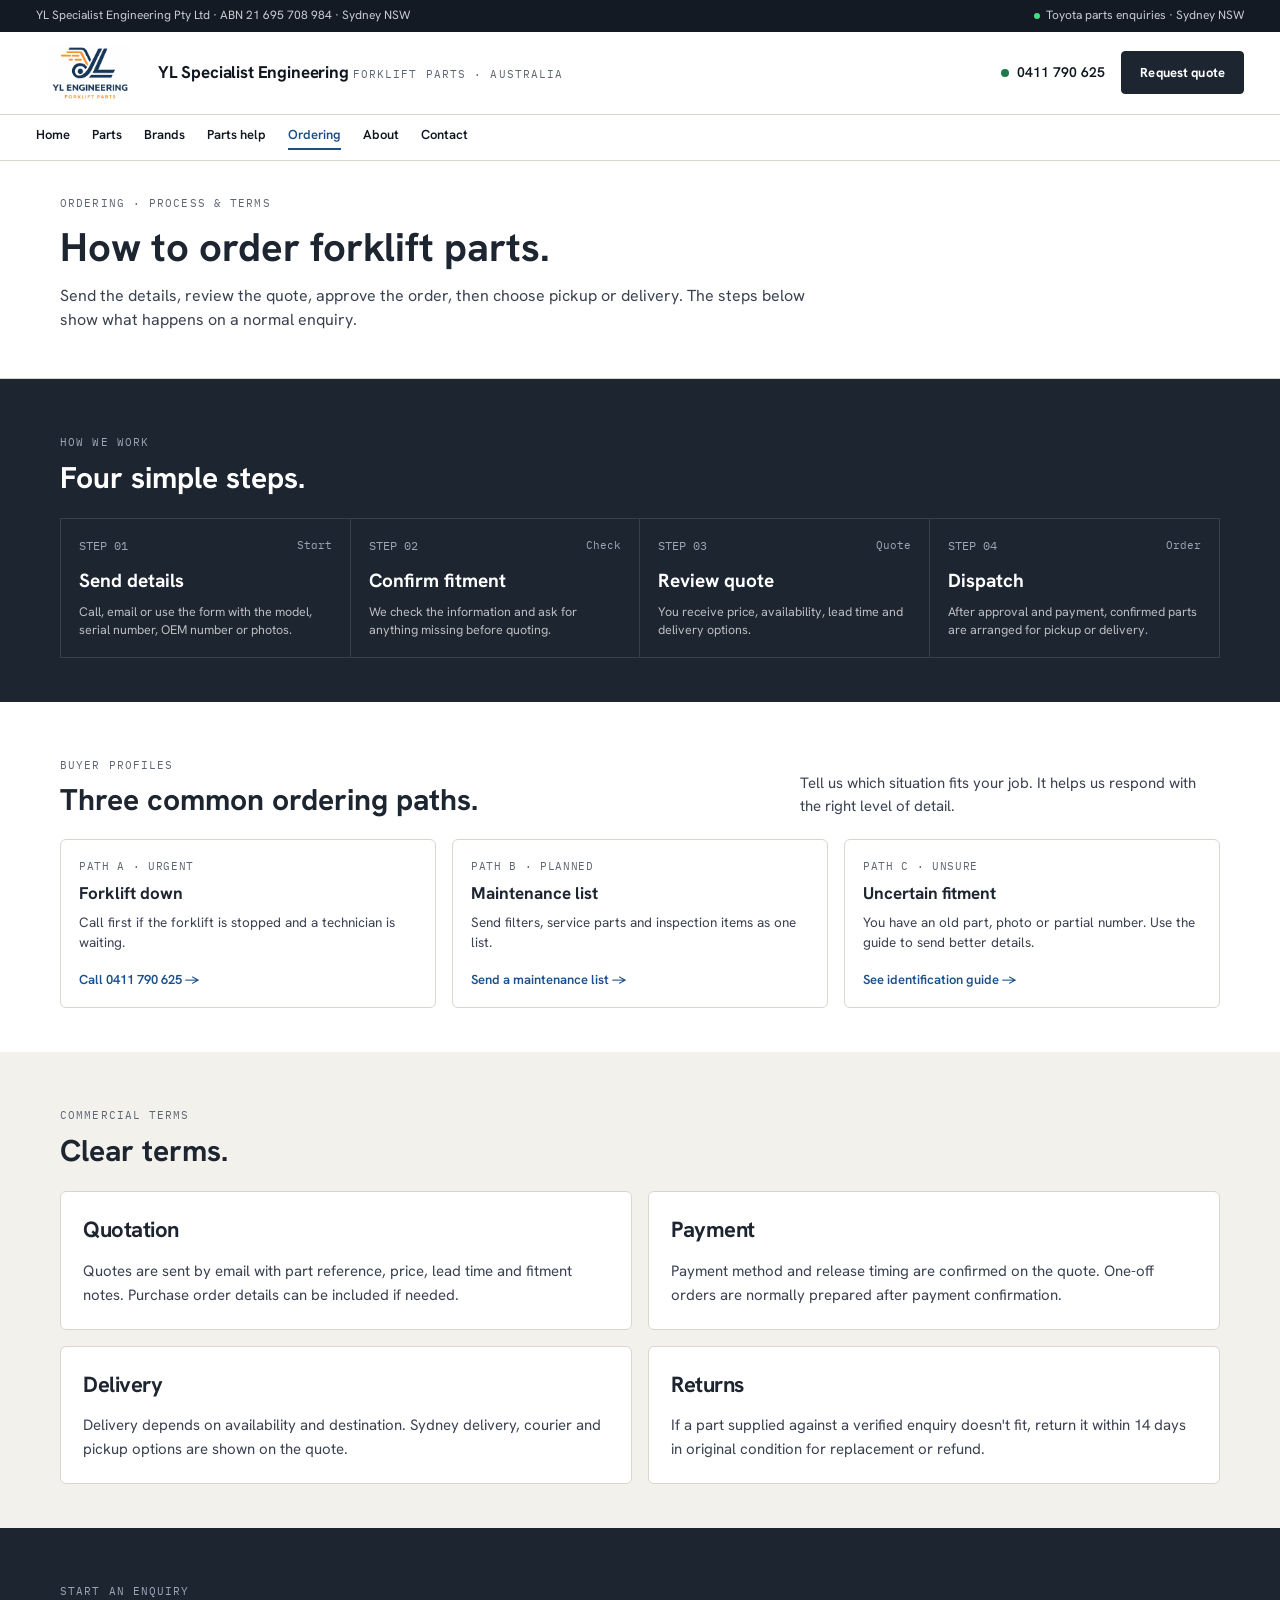
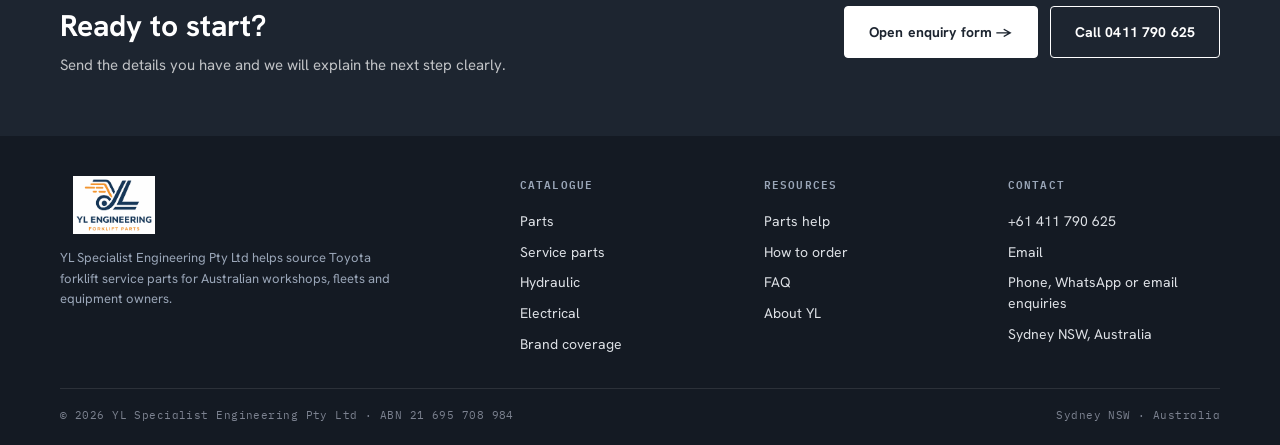
<file: ordering.html>
<!DOCTYPE html>
<html lang="en">
<head>
<meta charset="UTF-8"/>
<meta name="viewport" content="width=device-width, initial-scale=1.0"/>
<title>How to Order Toyota Forklift Parts — YL Specialist Engineering</title>
<meta name="description" content="How to order Toyota forklift parts from YL. Send part details, receive a quote, approve the order and choose pickup or delivery."/>
<link rel="preconnect" href="https://fonts.googleapis.com"/>
<link rel="preconnect" href="https://fonts.gstatic.com" crossorigin/>
<link rel="stylesheet" href="https://fonts.googleapis.com/css2?family=Hanken+Grotesk:wght@400;500;600;700;800&family=IBM+Plex+Mono:wght@400;500;600&display=swap"/>
<link rel="stylesheet" href="css/site.css"/>
<link rel="icon" href="assets/yl-logo.png"/>
</head>
<body>

<div class="utility">
  <span>YL Specialist Engineering Pty Ltd · ABN 21 695 708 984 · Sydney NSW</span>
  <span class="right">
    <span><span class="dot"></span>Toyota parts enquiries · Sydney NSW</span>
  </span>
</div>

<header class="topnav">
  <a href="index.html" class="brand">
    <span class="brand-mark"><img src="assets/yl-logo.png" alt=""/></span>
    <span class="brand-text">
      <span class="name">YL Specialist Engineering</span>
      <span class="sub">Forklift parts · Australia</span>
    </span>
  </a>  <div class="contact-cluster">
    <a href="tel:0411790625" class="phone">0411 790 625</a>
    <a href="contact.html" class="btn btn-primary">Request quote</a>
  </div>
  <button class="hamburger" id="hamburger" aria-label="Menu"><span></span><span></span><span></span></button>
</header>

<nav class="catbar" id="navLinks">
  <a class="" href="index.html">Home</a>
  <a class="" href="products.html">Parts</a>
  <a class="" href="brands.html">Brands</a>
  <a class="" href="parts-help.html">Parts help</a>
  <a class="active" href="ordering.html">Ordering</a>
  <a class="" href="about.html">About</a>
  <a class="" href="contact.html">Contact</a>
</nav>

<main>

<header class="page-hero">
  <div class="inner">
    <p class="breadcrumb">Ordering · Process &amp; terms</p>
    <h1>How to order forklift parts.</h1>
    <p>Send the details, review the quote, approve the order, then choose pickup or delivery. The steps below show what happens on a normal enquiry.</p>
  </div>
</header>

<section class="section dark">
  <div class="wrap" style="padding:0">
    <p class="eyebrow">How we work</p>
    <h2 class="h" style="font-size:40px;margin-top:10px">Four simple steps.</h2>
    <div class="steps-grid">
      <div class="step"><div class="row"><span class="n">STEP 01</span><span class="t">Start</span></div><h3>Send details</h3><p>Call, email or use the form with the model, serial number, OEM number or photos.</p></div>
      <div class="step"><div class="row"><span class="n">STEP 02</span><span class="t">Check</span></div><h3>Confirm fitment</h3><p>We check the information and ask for anything missing before quoting.</p></div>
      <div class="step"><div class="row"><span class="n">STEP 03</span><span class="t">Quote</span></div><h3>Review quote</h3><p>You receive price, availability, lead time and delivery options.</p></div>
      <div class="step"><div class="row"><span class="n">STEP 04</span><span class="t">Order</span></div><h3>Dispatch</h3><p>After approval and payment, confirmed parts are arranged for pickup or delivery.</p></div>
    </div>
  </div>
</section>

<section class="section paper">
  <div class="wrap" style="padding:0">
    <div class="section-head">
      <div>
        <p class="eyebrow">Buyer profiles</p>
        <h2 class="h">Three common ordering paths.</h2>
      </div>
      <p style="max-width:420px;color:#3a4150;font-size:15px;margin:0">Tell us which situation fits your job. It helps us respond with the right level of detail.</p>
    </div>
    <div class="tile-grid tg-3">
      <a class="tile" href="contact.html">
        <span class="badge">Path A · urgent</span>
        <strong>Forklift down</strong>
        <span>Call first if the forklift is stopped and a technician is waiting.</span>
        <span class="arrow">Call 0411 790 625 →</span>
      </a>
      <a class="tile" href="contact.html">
        <span class="badge">Path B · planned</span>
        <strong>Maintenance list</strong>
        <span>Send filters, service parts and inspection items as one list.</span>
        <span class="arrow">Send a maintenance list →</span>
      </a>
      <a class="tile" href="parts-help.html">
        <span class="badge">Path C · unsure</span>
        <strong>Uncertain fitment</strong>
        <span>You have an old part, photo or partial number. Use the guide to send better details.</span>
        <span class="arrow">See identification guide →</span>
      </a>
    </div>
  </div>
</section>

<section class="section">
  <div class="wrap" style="padding:0">
    <p class="eyebrow">Commercial terms</p>
    <h2 class="h" style="font-size:32px;margin:8px 0 24px">Clear terms.</h2>
    <div class="tile-grid tg-2">
      <div class="card">
        <h3>Quotation</h3>
        <p>Quotes are sent by email with part reference, price, lead time and fitment notes. Purchase order details can be included if needed.</p>
      </div>
      <div class="card">
        <h3>Payment</h3>
        <p>Payment method and release timing are confirmed on the quote. One-off orders are normally prepared after payment confirmation.</p>
      </div>
      <div class="card">
        <h3>Delivery</h3>
        <p>Delivery depends on availability and destination. Sydney delivery, courier and pickup options are shown on the quote.</p>
      </div>
      <div class="card">
        <h3>Returns</h3>
        <p>If a part supplied against a verified enquiry doesn't fit, return it within 14 days in original condition for replacement or refund.</p>
      </div>
    </div>
  </div>
</section>

<section class="section dark">
  <div class="wrap" style="padding:0;display:grid;grid-template-columns:1fr 1fr;gap:36px;align-items:center">
    <div>
      <p class="eyebrow">Start an enquiry</p>
      <h2 class="h" style="font-size:32px;margin-top:8px">Ready to start?</h2>
      <p style="margin-top:10px;color:rgba(255,255,255,.72);font-size:15px;line-height:1.6;max-width:480px">Send the details you have and we will explain the next step clearly.</p>
    </div>
    <div style="display:flex;gap:12px;flex-wrap:wrap;justify-content:flex-end">
      <a href="contact.html" class="btn btn-primary btn-lg" style="background:var(--paper);color:var(--slate);border-color:var(--paper)">Open enquiry form →</a>
      <a href="tel:0411790625" class="btn btn-outline btn-lg" style="color:var(--paper);border-color:var(--paper)">Call 0411 790 625</a>
    </div>
  </div>
</section>
</main>

<footer class="site-footer">
  <div class="footer-inner">
    <div class="footer-brand">
      <span class="brand-mark"><img src="assets/yl-logo.png" alt=""/></span>
      <p>YL Specialist Engineering Pty Ltd helps source Toyota forklift service parts for Australian workshops, fleets and equipment owners.</p>
    </div>
    <div class="footer-cols">
      <div class="footer-col">
        <h5>Catalogue</h5>
        <a href="products.html">Parts</a>
        <a href="products.html#service">Service parts</a>
        <a href="products.html#hydraulic">Hydraulic</a>
        <a href="products.html#electrical">Electrical</a>
        <a href="brands.html">Brand coverage</a>
      </div>
      <div class="footer-col">
        <h5>Resources</h5>
        <a href="parts-help.html">Parts help</a>
        <a href="ordering.html">How to order</a>
        <a href="parts-help.html#faq">FAQ</a>
        <a href="about.html">About YL</a>
      </div>
      <div class="footer-col">
        <h5>Contact</h5>
        <a href="tel:0411790625">+61 411 790 625</a>
        <a href="mailto:ylspecialistengineering@gmail.com">Email</a>
        <span>Phone, WhatsApp or email enquiries</span>
        <span>Sydney NSW, Australia</span>
      </div>
    </div>
  </div>
  <div class="footer-base">
    <span>© 2026 YL Specialist Engineering Pty Ltd · ABN 21 695 708 984</span>
    <span>Sydney NSW · Australia</span>
  </div>
</footer>

<script src="js/site.js"></script>
</body>
</html>
</file>
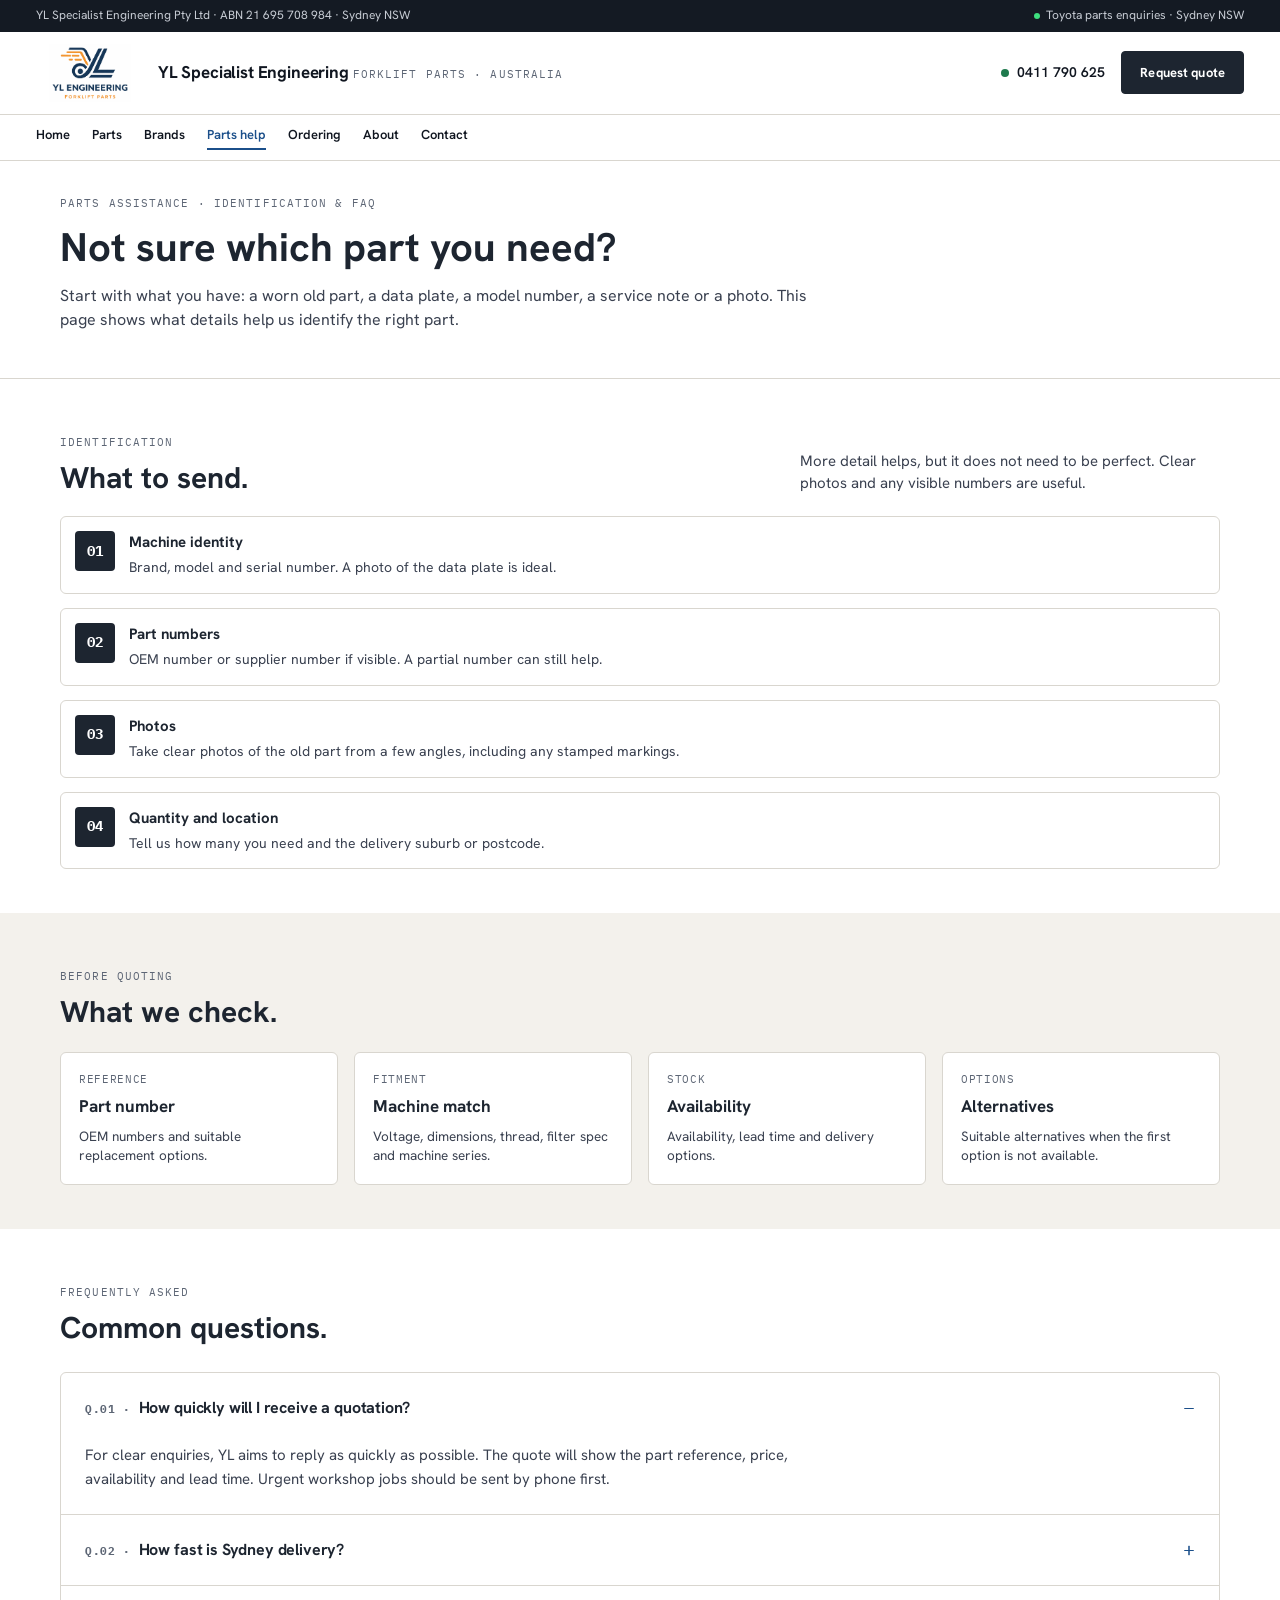
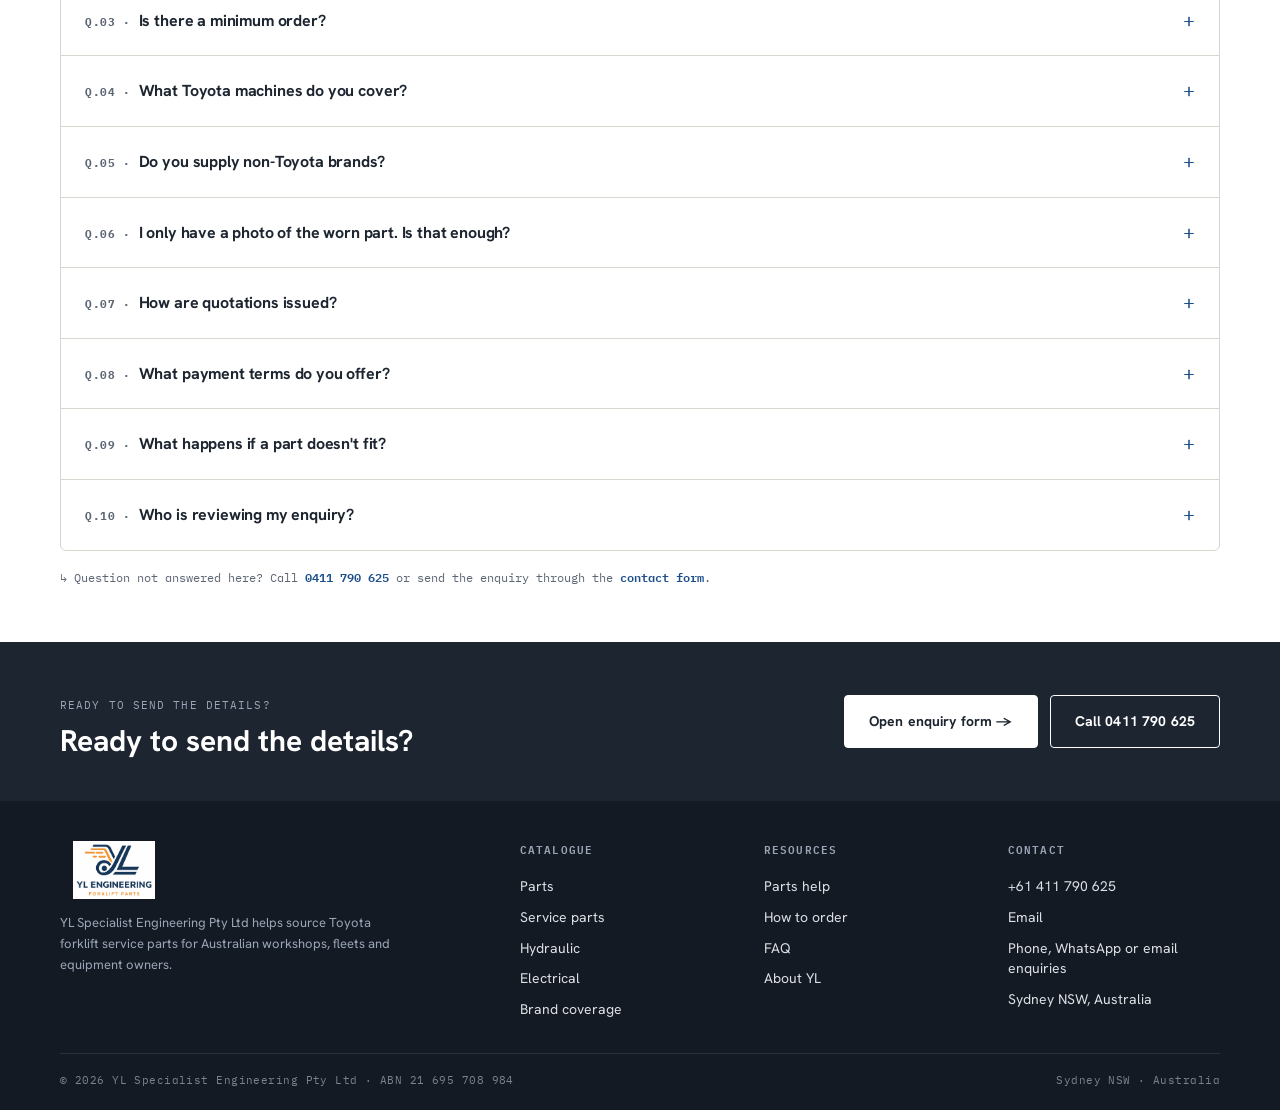
<file: parts-help.html>
<!DOCTYPE html>
<html lang="en">
<head>
<meta charset="UTF-8"/>
<meta name="viewport" content="width=device-width, initial-scale=1.0"/>
<title>Forklift Parts Identification & FAQ — YL Specialist Engineering</title>
<meta name="description" content="How to identify forklift parts from data plates, OEM numbers and photos. Learn what to send when you are not sure which Toyota forklift part you need."/>
<link rel="preconnect" href="https://fonts.googleapis.com"/>
<link rel="preconnect" href="https://fonts.gstatic.com" crossorigin/>
<link rel="stylesheet" href="https://fonts.googleapis.com/css2?family=Hanken+Grotesk:wght@400;500;600;700;800&family=IBM+Plex+Mono:wght@400;500;600&display=swap"/>
<link rel="stylesheet" href="css/site.css"/>
<link rel="icon" href="assets/yl-logo.png"/>
</head>
<body>

<div class="utility">
  <span>YL Specialist Engineering Pty Ltd · ABN 21 695 708 984 · Sydney NSW</span>
  <span class="right">
    <span><span class="dot"></span>Toyota parts enquiries · Sydney NSW</span>
  </span>
</div>

<header class="topnav">
  <a href="index.html" class="brand">
    <span class="brand-mark"><img src="assets/yl-logo.png" alt=""/></span>
    <span class="brand-text">
      <span class="name">YL Specialist Engineering</span>
      <span class="sub">Forklift parts · Australia</span>
    </span>
  </a>  <div class="contact-cluster">
    <a href="tel:0411790625" class="phone">0411 790 625</a>
    <a href="contact.html" class="btn btn-primary">Request quote</a>
  </div>
  <button class="hamburger" id="hamburger" aria-label="Menu"><span></span><span></span><span></span></button>
</header>

<nav class="catbar" id="navLinks">
  <a class="" href="index.html">Home</a>
  <a class="" href="products.html">Parts</a>
  <a class="" href="brands.html">Brands</a>
  <a class="active" href="parts-help.html">Parts help</a>
  <a class="" href="ordering.html">Ordering</a>
  <a class="" href="about.html">About</a>
  <a class="" href="contact.html">Contact</a>
</nav>

<main>

<header class="page-hero">
  <div class="inner">
    <p class="breadcrumb">Parts assistance · Identification &amp; FAQ</p>
    <h1>Not sure which part you need?</h1>
    <p>Start with what you have: a worn old part, a data plate, a model number, a service note or a photo. This page shows what details help us identify the right part.</p>
  </div>
</header>

<section class="section paper">
  <div class="wrap" style="padding:0">
    <div class="section-head">
      <div>
        <p class="eyebrow">Identification</p>
        <h2 class="h">What to send.</h2>
      </div>
      <p style="max-width:420px;color:#3a4150;font-size:15px;margin:0">More detail helps, but it does not need to be perfect. Clear photos and any visible numbers are useful.</p>
    </div>
    <div class="steps-list">
      <div class="item"><div class="num">01</div><div><strong>Machine identity</strong><span>Brand, model and serial number. A photo of the data plate is ideal.</span></div></div>
      <div class="item"><div class="num">02</div><div><strong>Part numbers</strong><span>OEM number or supplier number if visible. A partial number can still help.</span></div></div>
      <div class="item"><div class="num">03</div><div><strong>Photos</strong><span>Take clear photos of the old part from a few angles, including any stamped markings.</span></div></div>
      <div class="item"><div class="num">04</div><div><strong>Quantity and location</strong><span>Tell us how many you need and the delivery suburb or postcode.</span></div></div>
    </div>
  </div>
</section>

<section class="section">
  <div class="wrap" style="padding:0">
    <p class="eyebrow">Before quoting</p>
    <h2 class="h" style="font-size:32px;margin:8px 0 24px">What we check.</h2>
    <div class="tile-grid tg-4">
      <div class="tile"><span class="badge">Reference</span><strong>Part number</strong><span>OEM numbers and suitable replacement options.</span></div>
      <div class="tile"><span class="badge">Fitment</span><strong>Machine match</strong><span>Voltage, dimensions, thread, filter spec and machine series.</span></div>
      <div class="tile"><span class="badge">Stock</span><strong>Availability</strong><span>Availability, lead time and delivery options.</span></div>
      <div class="tile"><span class="badge">Options</span><strong>Alternatives</strong><span>Suitable alternatives when the first option is not available.</span></div>
    </div>
  </div>
</section>

<section class="section paper" id="faq">
  <div class="wrap" style="padding:0">
    <p class="eyebrow">Frequently asked</p>
    <h2 class="h" style="font-size:36px;margin:8px 0 28px">Common questions.</h2>
    <div class="faq">
      <details open>
        <summary><span><span class="ref">Q.01 · </span>How quickly will I receive a quotation?</span></summary>
        <div class="ans">For clear enquiries, YL aims to reply as quickly as possible. The quote will show the part reference, price, availability and lead time. Urgent workshop jobs should be sent by phone first.</div>
      </details>
      <details>
        <summary><span><span class="ref">Q.02 · </span>How fast is Sydney delivery?</span></summary>
        <div class="ans">Delivery depends on availability and destination. Sydney delivery, courier and pickup options will be listed on your quote.</div>
      </details>
      <details>
        <summary><span><span class="ref">Q.03 · </span>Is there a minimum order?</span></summary>
        <div class="ans">No. YL accepts single-part orders. Workshops ordering one consumable and procurement teams placing consolidated maintenance lists are quoted on the same terms — no account setup required.</div>
      </details>
      <details>
        <summary><span><span class="ref">Q.04 · </span>What Toyota machines do you cover?</span></summary>
        <div class="ans">Toyota is the main focus. Useful details include the series or model, such as 7FG, 8FG, 8FGU, 8FGCU, 8FB or 8FBE, plus the serial number or a data-plate photo where possible.</div>
      </details>
      <details>
        <summary><span><span class="ref">Q.05 · </span>Do you supply non-Toyota brands?</span></summary>
        <div class="ans">YL supports selected service parts for Hyster, Yale, Crown, Komatsu, Mitsubishi, Linde, Nissan, TCM and Clark. Coverage is intentionally narrower than Toyota — we only quote where the part identity can be verified. Send the machine details and OEM number you have.</div>
      </details>
      <details>
        <summary><span><span class="ref">Q.06 · </span>I only have a photo of the worn part. Is that enough?</span></summary>
        <div class="ans">Often, yes. Photograph the part from the front, side and any marked face. If possible, include the forklift model or serial number as well.</div>
      </details>
      <details>
        <summary><span><span class="ref">Q.07 · </span>How are quotations issued?</span></summary>
        <div class="ans">By email, with line-by-line OEM references, prices, lead times and any noted fitment caveats. Quotations are valid for 30 days. If your procurement system requires a specific format or PO reference, mention it on your enquiry and we'll match it.</div>
      </details>
      <details>
        <summary><span><span class="ref">Q.08 · </span>What payment terms do you offer?</span></summary>
        <div class="ans">Payment method and release timing are confirmed on the quote. One-off orders are normally prepared after payment confirmation.</div>
      </details>
      <details>
        <summary><span><span class="ref">Q.09 · </span>What happens if a part doesn't fit?</span></summary>
        <div class="ans">If a part supplied against a verified enquiry doesn't fit, return it within 14 days in original condition for replacement or refund. Misidentification is treated as a YL responsibility when the original enquiry included accurate model, serial or OEM data.</div>
      </details>
      <details>
        <summary><span><span class="ref">Q.10 · </span>Who is reviewing my enquiry?</span></summary>
        <div class="ans">Your enquiry is handled directly by YL, not a call centre. If more information is needed, we will ask before quoting.</div>
      </details>
    </div>
    <p class="tbl-foot" style="margin-top:18px">↳ Question not answered here? Call <a href="tel:0411790625" style="color:var(--accent);font-weight:600">0411 790 625</a> or send the enquiry through the <a href="contact.html" style="color:var(--accent);font-weight:600">contact form</a>.</p>
  </div>
</section>

<section class="section dark">
  <div class="wrap" style="padding:0;display:grid;grid-template-columns:1fr 1fr;gap:36px;align-items:center">
    <div>
      <p class="eyebrow">Ready to send the details?</p>
      <h2 class="h" style="font-size:32px;margin-top:8px">Ready to send the details?</h2>
    </div>
    <div style="display:flex;gap:12px;flex-wrap:wrap;justify-content:flex-end">
      <a href="contact.html" class="btn btn-primary btn-lg" style="background:var(--paper);color:var(--slate);border-color:var(--paper)">Open enquiry form →</a>
      <a href="tel:0411790625" class="btn btn-outline btn-lg" style="color:var(--paper);border-color:var(--paper)">Call 0411 790 625</a>
    </div>
  </div>
</section>
</main>

<footer class="site-footer">
  <div class="footer-inner">
    <div class="footer-brand">
      <span class="brand-mark"><img src="assets/yl-logo.png" alt=""/></span>
      <p>YL Specialist Engineering Pty Ltd helps source Toyota forklift service parts for Australian workshops, fleets and equipment owners.</p>
    </div>
    <div class="footer-cols">
      <div class="footer-col">
        <h5>Catalogue</h5>
        <a href="products.html">Parts</a>
        <a href="products.html#service">Service parts</a>
        <a href="products.html#hydraulic">Hydraulic</a>
        <a href="products.html#electrical">Electrical</a>
        <a href="brands.html">Brand coverage</a>
      </div>
      <div class="footer-col">
        <h5>Resources</h5>
        <a href="parts-help.html">Parts help</a>
        <a href="ordering.html">How to order</a>
        <a href="parts-help.html#faq">FAQ</a>
        <a href="about.html">About YL</a>
      </div>
      <div class="footer-col">
        <h5>Contact</h5>
        <a href="tel:0411790625">+61 411 790 625</a>
        <a href="mailto:ylspecialistengineering@gmail.com">Email</a>
        <span>Phone, WhatsApp or email enquiries</span>
        <span>Sydney NSW, Australia</span>
      </div>
    </div>
  </div>
  <div class="footer-base">
    <span>© 2026 YL Specialist Engineering Pty Ltd · ABN 21 695 708 984</span>
    <span>Sydney NSW · Australia</span>
  </div>
</footer>

<script src="js/site.js"></script>
</body>
</html>
</file>
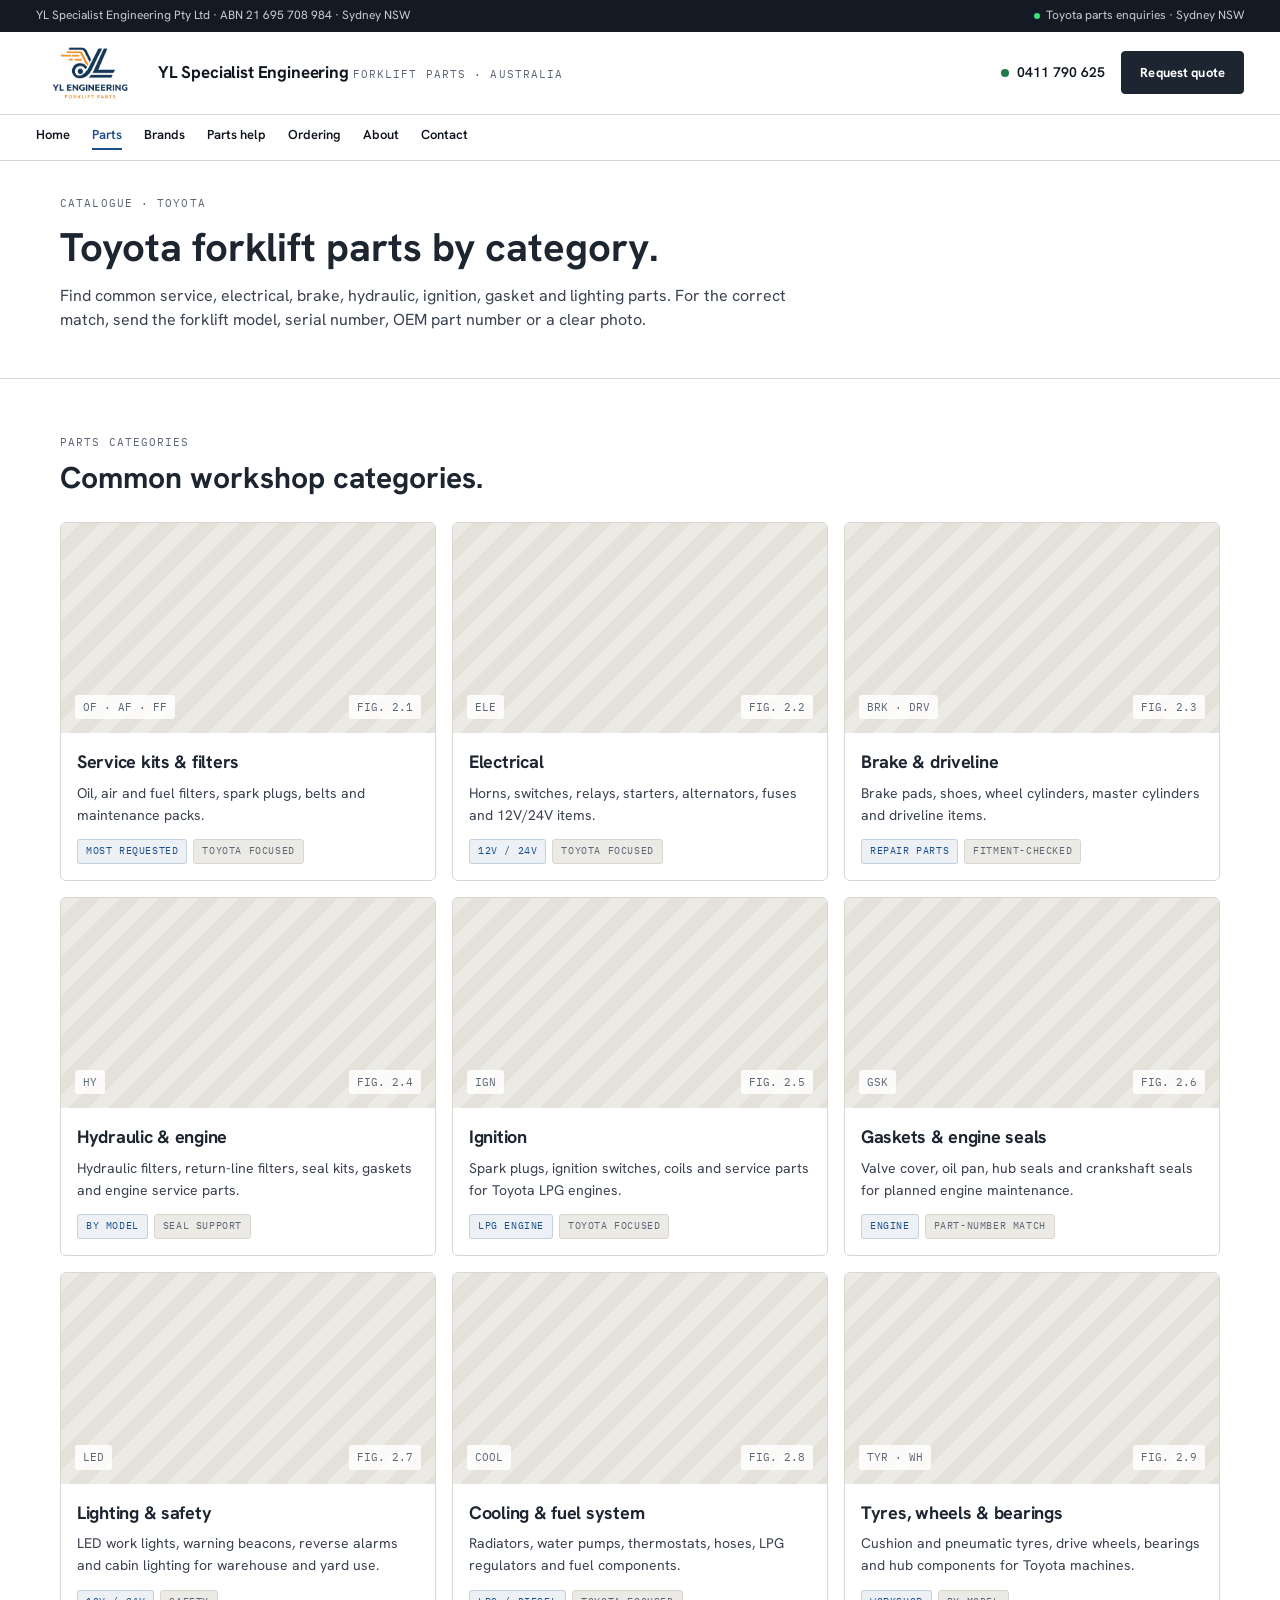
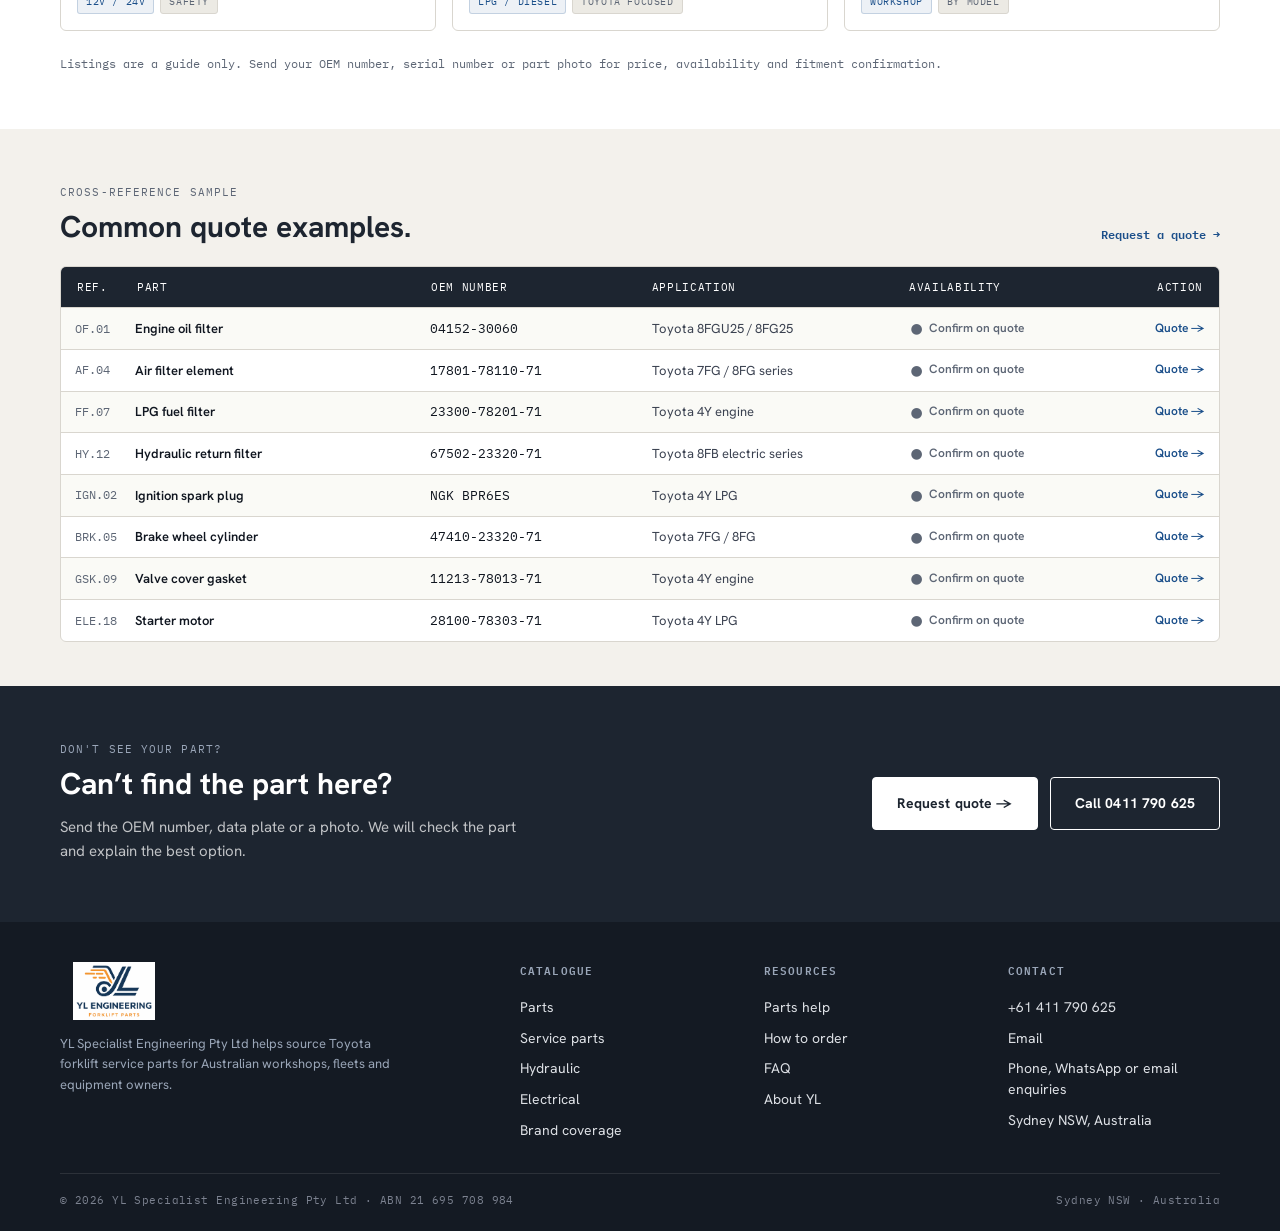
<file: products.html>
<!DOCTYPE html>
<html lang="en">
<head>
<meta charset="UTF-8"/>
<meta name="viewport" content="width=device-width, initial-scale=1.0"/>
<title>Toyota Forklift Parts Catalogue — YL Specialist Engineering</title>
<meta name="description" content="Browse Toyota forklift service parts including filters, electrical, brake, hydraulic, ignition and gaskets. Send machine details for a clear quote."/>
<link rel="preconnect" href="https://fonts.googleapis.com"/>
<link rel="preconnect" href="https://fonts.gstatic.com" crossorigin/>
<link rel="stylesheet" href="https://fonts.googleapis.com/css2?family=Hanken+Grotesk:wght@400;500;600;700;800&family=IBM+Plex+Mono:wght@400;500;600&display=swap"/>
<link rel="stylesheet" href="css/site.css"/>
<link rel="icon" href="assets/yl-logo.png"/>
</head>
<body>

<div class="utility">
  <span>YL Specialist Engineering Pty Ltd · ABN 21 695 708 984 · Sydney NSW</span>
  <span class="right">
    <span><span class="dot"></span>Toyota parts enquiries · Sydney NSW</span>
  </span>
</div>

<header class="topnav">
  <a href="index.html" class="brand">
    <span class="brand-mark"><img src="assets/yl-logo.png" alt=""/></span>
    <span class="brand-text">
      <span class="name">YL Specialist Engineering</span>
      <span class="sub">Forklift parts · Australia</span>
    </span>
  </a>  <div class="contact-cluster">
    <a href="tel:0411790625" class="phone">0411 790 625</a>
    <a href="contact.html" class="btn btn-primary">Request quote</a>
  </div>
  <button class="hamburger" id="hamburger" aria-label="Menu"><span></span><span></span><span></span></button>
</header>

<nav class="catbar" id="navLinks">
  <a class="" href="index.html">Home</a>
  <a class="active" href="products.html">Parts</a>
  <a class="" href="brands.html">Brands</a>
  <a class="" href="parts-help.html">Parts help</a>
  <a class="" href="ordering.html">Ordering</a>
  <a class="" href="about.html">About</a>
  <a class="" href="contact.html">Contact</a>
</nav>

<main>

<header class="page-hero">
  <div class="inner">
    <p class="breadcrumb">Catalogue · Toyota</p>
    <h1>Toyota forklift parts by category.</h1>
    <p>Find common service, electrical, brake, hydraulic, ignition, gasket and lighting parts. For the correct match, send the forklift model, serial number, OEM part number or a clear photo.</p>
  </div>
</header>

<section class="section paper">
  <div class="wrap" style="padding:0">
    <p class="eyebrow">Parts categories</p>
    <h2 class="h" style="font-size:36px;margin:8px 0 28px">Common workshop categories.</h2>

    <div class="prod-grid">
      <a class="prod-card" id="service" href="contact.html">
        <div class="ph"><span class="code">OF · AF · FF</span><span class="fig">FIG. 2.1</span></div>
        <div class="body">
          <h3>Service kits &amp; filters</h3>
          <p>Oil, air and fuel filters, spark plugs, belts and maintenance packs.</p>
          <div class="meta"><span class="pill hot">Most requested</span><span class="pill">Toyota focused</span></div>
        </div>
      </a>
      <a class="prod-card" id="electrical" href="contact.html">
        <div class="ph"><span class="code">ELE</span><span class="fig">FIG. 2.2</span></div>
        <div class="body">
          <h3>Electrical</h3>
          <p>Horns, switches, relays, starters, alternators, fuses and 12V/24V items.</p>
          <div class="meta"><span class="pill hot">12V / 24V</span><span class="pill">Toyota focused</span></div>
        </div>
      </a>
      <a class="prod-card" id="brake" href="contact.html">
        <div class="ph"><span class="code">BRK · DRV</span><span class="fig">FIG. 2.3</span></div>
        <div class="body">
          <h3>Brake &amp; driveline</h3>
          <p>Brake pads, shoes, wheel cylinders, master cylinders and driveline items.</p>
          <div class="meta"><span class="pill hot">Repair parts</span><span class="pill">Fitment-checked</span></div>
        </div>
      </a>
      <a class="prod-card" id="hydraulic" href="contact.html">
        <div class="ph"><span class="code">HY</span><span class="fig">FIG. 2.4</span></div>
        <div class="body">
          <h3>Hydraulic &amp; engine</h3>
          <p>Hydraulic filters, return-line filters, seal kits, gaskets and engine service parts.</p>
          <div class="meta"><span class="pill hot">By model</span><span class="pill">Seal support</span></div>
        </div>
      </a>
      <a class="prod-card" id="ignition" href="contact.html">
        <div class="ph"><span class="code">IGN</span><span class="fig">FIG. 2.5</span></div>
        <div class="body">
          <h3>Ignition</h3>
          <p>Spark plugs, ignition switches, coils and service parts for Toyota LPG engines.</p>
          <div class="meta"><span class="pill hot">LPG engine</span><span class="pill">Toyota focused</span></div>
        </div>
      </a>
      <a class="prod-card" id="gaskets" href="contact.html">
        <div class="ph"><span class="code">GSK</span><span class="fig">FIG. 2.6</span></div>
        <div class="body">
          <h3>Gaskets &amp; engine seals</h3>
          <p>Valve cover, oil pan, hub seals and crankshaft seals for planned engine maintenance.</p>
          <div class="meta"><span class="pill hot">Engine</span><span class="pill">Part-number match</span></div>
        </div>
      </a>
      <a class="prod-card" id="lighting" href="contact.html">
        <div class="ph"><span class="code">LED</span><span class="fig">FIG. 2.7</span></div>
        <div class="body">
          <h3>Lighting &amp; safety</h3>
          <p>LED work lights, warning beacons, reverse alarms and cabin lighting for warehouse and yard use.</p>
          <div class="meta"><span class="pill hot">12V / 24V</span><span class="pill">Safety</span></div>
        </div>
      </a>
      <a class="prod-card" id="cooling" href="contact.html">
        <div class="ph"><span class="code">COOL</span><span class="fig">FIG. 2.8</span></div>
        <div class="body">
          <h3>Cooling &amp; fuel system</h3>
          <p>Radiators, water pumps, thermostats, hoses, LPG regulators and fuel components.</p>
          <div class="meta"><span class="pill hot">LPG / diesel</span><span class="pill">Toyota focused</span></div>
        </div>
      </a>
      <a class="prod-card" id="tyres" href="contact.html">
        <div class="ph"><span class="code">TYR · WH</span><span class="fig">FIG. 2.9</span></div>
        <div class="body">
          <h3>Tyres, wheels &amp; bearings</h3>
          <p>Cushion and pneumatic tyres, drive wheels, bearings and hub components for Toyota machines.</p>
          <div class="meta"><span class="pill hot">Workshop</span><span class="pill">By model</span></div>
        </div>
      </a>
    </div>
    <p class="tbl-foot" style="margin-top:24px">Listings are a guide only. Send your OEM number, serial number or part photo for price, availability and fitment confirmation.</p>
  </div>
</section>

<section class="section">
  <div class="wrap" style="padding:0">
    <div class="section-head">
      <div>
        <p class="eyebrow">Cross-reference sample</p>
      <h2 class="h">Common quote examples.</h2>
      </div>
      <a href="contact.html" class="mono" style="font-size:12px;color:var(--accent);font-weight:600">Request a quote →</a>
    </div>
    <div class="table-wrap">
      <div class="tbl-head"><span>REF.</span><span>PART</span><span>OEM NUMBER</span><span class="col-app">APPLICATION</span><span class="col-status">AVAILABILITY</span><span class="col-quote" style="text-align:right">ACTION</span></div>
      <div data-products-table>
        <div class="tbl-row"><span class="ref">LOAD</span><span class="name">Loading catalogue rows...</span><span class="oem">-</span><span class="app">-</span><span class="status status-onq">Loading</span><a class="quote" href="contact.html">Quote →</a></div>
      </div>
    </div>
  </div>
</section>

<section class="section dark">
  <div class="wrap" style="padding:0;display:grid;grid-template-columns:1fr 1fr;gap:36px;align-items:center">
    <div>
      <p class="eyebrow">Don't see your part?</p>
      <h2 class="h" style="font-size:36px;margin-top:8px">Can’t find the part here?</h2>
      <p style="margin-top:14px;color:rgba(255,255,255,.72);font-size:15px;line-height:1.6;max-width:480px">Send the OEM number, data plate or a photo. We will check the part and explain the best option.</p>
    </div>
    <div style="display:flex;gap:12px;flex-wrap:wrap;justify-content:flex-end">
      <a href="contact.html" class="btn btn-primary btn-lg" style="background:var(--paper);color:var(--slate);border-color:var(--paper)">Request quote →</a>
      <a href="tel:0411790625" class="btn btn-outline btn-lg" style="color:var(--paper);border-color:var(--paper)">Call 0411 790 625</a>
    </div>
  </div>
</section>
</main>

<footer class="site-footer">
  <div class="footer-inner">
    <div class="footer-brand">
      <span class="brand-mark"><img src="assets/yl-logo.png" alt=""/></span>
      <p>YL Specialist Engineering Pty Ltd helps source Toyota forklift service parts for Australian workshops, fleets and equipment owners.</p>
    </div>
    <div class="footer-cols">
      <div class="footer-col">
        <h5>Catalogue</h5>
        <a href="products.html">Parts</a>
        <a href="products.html#service">Service parts</a>
        <a href="products.html#hydraulic">Hydraulic</a>
        <a href="products.html#electrical">Electrical</a>
        <a href="brands.html">Brand coverage</a>
      </div>
      <div class="footer-col">
        <h5>Resources</h5>
        <a href="parts-help.html">Parts help</a>
        <a href="ordering.html">How to order</a>
        <a href="parts-help.html#faq">FAQ</a>
        <a href="about.html">About YL</a>
      </div>
      <div class="footer-col">
        <h5>Contact</h5>
        <a href="tel:0411790625">+61 411 790 625</a>
        <a href="mailto:ylspecialistengineering@gmail.com">Email</a>
        <span>Phone, WhatsApp or email enquiries</span>
        <span>Sydney NSW, Australia</span>
      </div>
    </div>
  </div>
  <div class="footer-base">
    <span>© 2026 YL Specialist Engineering Pty Ltd · ABN 21 695 708 984</span>
    <span>Sydney NSW · Australia</span>
  </div>
</footer>

<script src="js/site.js"></script>
</body>
</html>
</file>
<file: css/site.css>
/* YL Specialist Engineering — Direction E (Distributor) */
/* ---------- Tokens ---------- */
:root{
  --slate:#1d2530;
  --slate-deep:#141a23;
  --bg:#f3f1ec;
  --paper:#ffffff;
  --ink:#101620;
  --muted:#5d6675;
  --muted-light:#9aa1ad;
  --line:#d9d6cf;
  --line-soft:#eceae4;
  --accent:#1b4f8a;
  --accent-deep:#163e6e;
  --ok:#1e7a4d;
  --warn:#a35814;
  --row-alt:#fafaf6;
}

/* ---------- Reset / base ---------- */
*,*::before,*::after{box-sizing:border-box}
html,body{margin:0;padding:0}
body{
  font-family:'Hanken Grotesk',system-ui,-apple-system,sans-serif;
  background:var(--bg);
  color:var(--ink);
  line-height:1.48;
  -webkit-font-smoothing:antialiased;
  font-feature-settings:"ss01","cv11";
}
img{max-width:100%;display:block}
a{color:inherit;text-decoration:none}
button{font-family:inherit;cursor:pointer}

.mono{font-family:'IBM Plex Mono',ui-monospace,monospace;font-variant-numeric:tabular-nums}
.eyebrow{font-family:'IBM Plex Mono',monospace;font-size:11px;letter-spacing:.1em;text-transform:uppercase;color:var(--muted)}
.h{font-weight:700;line-height:1.08;color:var(--slate);margin:0}

.wrap{max-width:1160px;margin:0 auto;padding:0 36px}

/* ---------- Utility bar ---------- */
.utility{
  background:var(--slate-deep);color:#c7ccd4;
  font-size:12px;
  display:flex;justify-content:space-between;align-items:center;
  padding:7px 36px;
}
.utility .right{display:flex;gap:22px;align-items:center;flex-wrap:wrap}
.dot{display:inline-block;width:6px;height:6px;border-radius:50%;background:#3ee07f;margin-right:6px;vertical-align:middle}

/* ---------- Top nav ---------- */
.topnav{
  background:var(--paper);
  border-bottom:1px solid var(--line);
  padding:12px 36px;
  display:flex;align-items:center;justify-content:space-between;gap:24px;
}
.brand{display:flex;align-items:center;gap:14px;min-width:0}
.brand-mark{
  width:108px;height:58px;background:transparent;color:var(--paper);
  display:flex;align-items:center;justify-content:center;
  font-weight:800;font-size:17px;border-radius:4px;
  overflow:hidden;
}
.brand-mark img{width:100%;height:100%;object-fit:contain;filter:none}
.brand-text .name{font-weight:700;font-size:17px;letter-spacing:-.01em;color:var(--ink)}
.brand-text .sub{font-family:'IBM Plex Mono',monospace;font-size:11px;letter-spacing:.1em;text-transform:uppercase;color:var(--muted);margin-top:3px}

.contact-cluster{display:flex;align-items:center;gap:16px;font-size:14px;font-weight:600}
.contact-cluster .phone{display:inline-flex;align-items:center;gap:8px}
.contact-cluster .phone::before{content:"";width:8px;height:8px;border-radius:50%;background:var(--ok);display:inline-block}

.btn{
  display:inline-flex;align-items:center;gap:8px;
  padding:11px 18px;border-radius:4px;
  font-weight:700;font-size:13px;letter-spacing:.01em;
  border:1.5px solid transparent;transition:all .15s ease;
  white-space:nowrap;
}
.btn-primary{background:var(--slate);color:var(--paper);border-color:var(--slate)}
.btn-primary:hover{background:var(--slate-deep);border-color:var(--slate-deep)}
.btn-outline{background:transparent;color:var(--slate);border-color:var(--slate)}
.btn-outline:hover{background:var(--slate);color:var(--paper)}
.btn-accent{background:var(--accent);color:var(--paper);border-color:var(--accent)}
.btn-accent:hover{background:var(--accent-deep);border-color:var(--accent-deep)}
.btn-lg{padding:15px 24px;font-size:14px}

.hamburger{
  display:none;background:transparent;border:0;padding:8px;width:40px;height:40px;
  flex-direction:column;justify-content:center;gap:4px;
}
.hamburger span{width:22px;height:2px;background:var(--slate);display:block}

/* ---------- Category bar ---------- */
.catbar{
  background:var(--paper);border-bottom:1px solid var(--line);
  padding:10px 36px;display:flex;gap:22px;font-size:13px;font-weight:600;
  overflow-x:auto;scrollbar-width:none;
}
.catbar::-webkit-scrollbar{display:none}
.catbar a{color:var(--ink);padding-bottom:4px;border-bottom:2px solid transparent;white-space:nowrap}
.catbar a:hover{color:var(--accent)}
.catbar a.active{color:var(--accent);border-bottom-color:var(--accent)}

/* ---------- Hero ---------- */
.hero{
  background:var(--paper);
  padding:36px 36px 34px;
  border-bottom:1px solid var(--line);
}
.hero-inner{
  max-width:1160px;margin:0 auto;
  display:grid;grid-template-columns:1.08fr .92fr;gap:36px;align-items:start;
}
.hero h1{font-size:46px}
.hero .lede{font-size:16px;line-height:1.5;color:#3a4150;margin-top:18px;max-width:620px}
.hero-actions{margin-top:22px;display:flex;gap:12px;flex-wrap:wrap}
.hero-stats{
  margin-top:24px;display:grid;grid-template-columns:repeat(4,minmax(0,1fr));gap:16px;align-items:flex-start;
  border-top:1px solid var(--line);padding-top:18px;
}
.hero-stat{padding-left:18px;border-left:1px solid var(--line)}
.hero-stat:first-child{border-left:0;padding-left:0}
.hero-stat .v{font-weight:700;font-size:19px;color:var(--slate);line-height:1.1}
.hero-stat .k{font-family:'IBM Plex Mono',monospace;font-size:11px;letter-spacing:.1em;text-transform:uppercase;color:var(--muted);margin-top:4px}

/* Commitments panel (replaces the figure) */
.panel{
  background:var(--slate);color:var(--paper);
  border-radius:6px;padding:22px;position:relative;overflow:hidden;
}
.panel .status{
  position:absolute;top:18px;right:22px;
  display:inline-flex;align-items:center;gap:8px;
  font-size:12px;color:var(--muted-light);
  font-family:'IBM Plex Mono',monospace;
}
.panel h2{color:var(--paper);font-size:23px;margin:8px 0 0;font-weight:700;line-height:1.15}
.panel-list{margin-top:16px;border:1px solid rgba(255,255,255,.12)}
.panel-list .item{padding:11px 14px;border-top:1px solid rgba(255,255,255,.12)}
.panel-list .item:first-child{border-top:0}
.panel-list .item .head{display:flex;justify-content:space-between;align-items:baseline;gap:14px}
.panel-list .item .head strong{font-weight:700;font-size:14px;color:var(--paper)}
.panel-list .item .head .n{font-family:'IBM Plex Mono',monospace;font-size:11px;color:var(--muted-light)}
.panel-list .item p{font-size:12px;color:rgba(255,255,255,.72);margin:4px 0 0;line-height:1.45}
.panel-footline{
  margin-top:18px;padding-top:16px;border-top:1px solid rgba(255,255,255,.12);
  display:flex;justify-content:space-between;align-items:center;
}
.panel-footline .phone-big{font-weight:700;font-size:18px;color:var(--paper);letter-spacing:-.01em}

/* ---------- Brand strip ---------- */
.brand-strip{
  background:var(--paper);padding:18px 36px;border-bottom:1px solid var(--line);
  display:flex;align-items:center;justify-content:space-between;gap:24px;flex-wrap:wrap;
}
.brand-row{display:flex;gap:24px;align-items:center;flex-wrap:wrap}
.brand-row span{font-weight:700;font-size:15px;color:#9aa1ad}

/* ---------- Generic content section ---------- */
.section{padding:44px 36px}
.section.paper{background:var(--paper)}
.section.bg{background:var(--bg)}
.section.dark{background:var(--slate);color:var(--paper)}
.section.dark .eyebrow{color:#9aa6b8}
.section.dark .h{color:var(--paper)}

.section-head{display:flex;align-items:flex-end;justify-content:space-between;gap:24px;margin-bottom:22px;flex-wrap:wrap}
.section-head .h{font-size:30px;margin-top:6px}
.section h2.h{font-size:30px!important}

/* ---------- Page hero ---------- */
.page-hero{
  background:var(--paper);
  padding:34px 36px 30px;border-bottom:1px solid var(--line);
}
.page-hero .inner{max-width:1160px;margin:0 auto}
.page-hero .breadcrumb{font-family:'IBM Plex Mono',monospace;font-size:11px;letter-spacing:.1em;text-transform:uppercase;color:var(--muted);margin:0 0 14px}
.page-hero h1{font-size:40px;margin:0;color:var(--slate);font-weight:700;line-height:1.12}
.page-hero p{font-size:16px;line-height:1.5;color:#3a4150;margin-top:14px;max-width:760px}

/* ---------- Cross-reference table ---------- */
.table-wrap{background:var(--paper);border:1px solid var(--line);border-radius:6px;overflow:hidden}
.tbl-head, .tbl-row{
  display:grid;
  grid-template-columns:60px 1.6fr 1.2fr 1.4fr 1fr 110px;
  padding:10px 14px;align-items:center;font-size:13px;
}
.tbl-head{
  background:var(--slate);color:var(--paper);padding:12px 16px;
  font-family:'IBM Plex Mono',monospace;font-size:11px;letter-spacing:.06em;
}
.tbl-row{border-top:1px solid var(--line)}
.tbl-row:nth-child(odd){background:var(--row-alt)}
.tbl-row .ref{font-family:'IBM Plex Mono',monospace;color:var(--muted);font-size:12px}
.tbl-row .name{font-weight:600}
.tbl-row .oem{font-family:'IBM Plex Mono',monospace}
.tbl-row .app{color:#3a4150}
.tbl-row .status{font-weight:600;font-size:12px;display:inline-flex;align-items:center;gap:6px}
.tbl-row .status::before{content:"●";font-size:14px}
.status-ok{color:var(--ok)}
.status-lead{color:var(--accent)}
.status-onq{color:var(--muted)}
.tbl-row .quote{text-align:right;font-weight:600;font-size:12px;color:var(--accent)}
.tbl-foot{margin-top:12px;font-size:12px;color:var(--muted);font-family:'IBM Plex Mono',monospace}

/* ---------- Process / steps grid ---------- */
.steps-grid{display:grid;grid-template-columns:repeat(4,1fr);border:1px solid rgba(255,255,255,.12);margin-top:24px}
.step{padding:18px;border-right:1px solid rgba(255,255,255,.12)}
.step:last-child{border-right:0}
.step .row{display:flex;justify-content:space-between}
.step .row .n{font-family:'IBM Plex Mono',monospace;font-size:12px;color:#9aa6b8}
.step .row .t{font-family:'IBM Plex Mono',monospace;font-size:11px;color:#9aa6b8}
.step h3{font-size:19px;margin:12px 0 0;color:var(--paper);font-weight:700}
.step p{font-size:12.5px;color:rgba(255,255,255,.7);margin:8px 0 0;line-height:1.45}

/* ---------- Tiles grid ---------- */
.tile-grid{display:grid;gap:16px}
.tg-2{grid-template-columns:repeat(2,1fr)}
.tg-3{grid-template-columns:repeat(3,1fr)}
.tg-4{grid-template-columns:repeat(4,1fr)}

.tile{
  background:var(--paper);border:1px solid var(--line);border-radius:6px;
  padding:18px;display:flex;flex-direction:column;gap:7px;
  transition:border-color .15s ease, transform .15s ease;
  color:var(--ink);
}
.tile:hover{border-color:var(--slate)}
.tile .badge{font-family:'IBM Plex Mono',monospace;font-size:11px;letter-spacing:.06em;color:var(--muted);text-transform:uppercase}
.tile strong{font-size:17px;font-weight:700;color:var(--slate)}
.tile span{color:#3a4150;font-size:13.5px;line-height:1.48}
.tile .arrow{margin-top:10px;font-size:13px;font-weight:600;color:var(--accent)}

/* ---------- Product card ---------- */
.prod-grid{display:grid;grid-template-columns:repeat(3,1fr);gap:16px}
.prod-card{
  background:var(--paper);border:1px solid var(--line);border-radius:6px;overflow:hidden;
  display:flex;flex-direction:column;
}
.prod-card .ph{
  aspect-ratio:16/9;
  background:repeating-linear-gradient(135deg,#eceae4 0,#eceae4 14px,#e3e1da 14px,#e3e1da 28px);
  display:flex;align-items:flex-end;justify-content:space-between;padding:14px;position:relative;
}
.prod-card .ph .code{font-family:'IBM Plex Mono',monospace;font-size:11px;color:var(--muted);background:rgba(255,255,255,.85);padding:4px 8px;border-radius:3px}
.prod-card .ph .fig{font-family:'IBM Plex Mono',monospace;font-size:11px;color:var(--muted);background:rgba(255,255,255,.85);padding:4px 8px;border-radius:3px}
.prod-card .body{padding:16px;display:flex;flex-direction:column;gap:7px}
.prod-card h3{font-size:18px;margin:0;color:var(--slate);font-weight:700;letter-spacing:-.015em}
.prod-card p{margin:0;font-size:14px;color:#3a4150;line-height:1.55}
.prod-card .meta{display:flex;gap:6px;flex-wrap:wrap;margin-top:6px}
.pill{
  font-family:'IBM Plex Mono',monospace;font-size:10px;letter-spacing:.06em;text-transform:uppercase;
  padding:4px 8px;border-radius:3px;background:var(--line-soft);color:var(--muted);border:1px solid var(--line);
}
.pill.hot{background:#1b4f8a14;color:var(--accent);border-color:#1b4f8a33}

/* ---------- Cards (about, faq, contact) ---------- */
.card{
  background:var(--paper);border:1px solid var(--line);border-radius:6px;padding:22px;
  display:flex;flex-direction:column;gap:12px;
}
.card h3{margin:0;font-size:22px;color:var(--slate);font-weight:700;letter-spacing:-.02em}
.card p{margin:0;color:#3a4150;font-size:15px;line-height:1.6}
.card .data{display:grid;grid-template-columns:140px 1fr;gap:10px;font-family:'IBM Plex Mono',monospace;font-size:13px;margin-top:6px}
.card .data .k{color:var(--muted);text-transform:uppercase;font-size:11px;letter-spacing:.06em;align-self:center}
.card .data .v{color:var(--ink)}

/* ---------- Quick list (numbered) ---------- */
.steps-list{display:flex;flex-direction:column;gap:14px;margin-top:14px}
.steps-list .item{
  display:grid;grid-template-columns:40px 1fr;gap:14px;align-items:flex-start;
  padding:14px;background:var(--paper);border:1px solid var(--line);border-radius:6px;
}
.steps-list .item .num{
  width:40px;height:40px;display:flex;align-items:center;justify-content:center;
  background:var(--slate);color:var(--paper);border-radius:4px;font-weight:700;
  font-family:'IBM Plex Mono',monospace;font-size:14px;
}
.steps-list .item strong{display:block;font-size:15px;color:var(--slate);font-weight:700;margin-bottom:4px}
.steps-list .item span{display:block;color:#3a4150;font-size:14px;line-height:1.55}

/* ---------- FAQ ---------- */
.faq{display:flex;flex-direction:column;gap:0;border:1px solid var(--line);border-radius:6px;background:var(--paper);overflow:hidden}
.faq details{border-top:1px solid var(--line)}
.faq details:first-child{border-top:0}
.faq summary{
  list-style:none;cursor:pointer;
  padding:20px 24px;display:flex;justify-content:space-between;align-items:center;gap:20px;
  font-weight:700;color:var(--slate);font-size:16px;letter-spacing:-.01em;
}
.faq summary::-webkit-details-marker{display:none}
.faq summary::after{
  content:"+";font-family:'IBM Plex Mono',monospace;font-size:20px;color:var(--accent);font-weight:400;
  transition:transform .2s;
}
.faq details[open] summary::after{content:"−"}
.faq .ans{padding:0 24px 22px;color:#3a4150;font-size:15px;line-height:1.65;max-width:780px}
.faq .ref{font-family:'IBM Plex Mono',monospace;font-size:11px;color:var(--muted);letter-spacing:.06em;text-transform:uppercase}

/* ---------- Contact / form ---------- */
.contact-grid{display:grid;grid-template-columns:1fr 1.25fr;gap:32px;align-items:start}
.contact-info h2{font-size:28px;margin:0 0 18px;color:var(--slate);font-weight:700;line-height:1.15}
.contact-row{display:grid;grid-template-columns:54px 1fr;gap:12px;padding:14px 0;border-top:1px solid var(--line);align-items:start}
.contact-row:first-of-type{border-top:1px solid var(--line)}
.contact-row .ic{
  width:48px;height:48px;display:flex;align-items:center;justify-content:center;
  background:var(--bg);color:var(--slate);border-radius:4px;font-family:'IBM Plex Mono',monospace;
  font-size:11px;font-weight:600;letter-spacing:.04em;
}
.contact-row h4{margin:0 0 4px;font-size:11px;font-family:'IBM Plex Mono',monospace;text-transform:uppercase;letter-spacing:.1em;color:var(--muted);font-weight:500}
.contact-row a,.contact-row span{font-size:16px;color:var(--ink);font-weight:600}
.contact-row a:hover{color:var(--accent)}

.contact-form{background:var(--paper);border:1px solid var(--line);border-radius:6px;padding:24px}
.contact-form h3{margin:0 0 20px;font-size:22px;color:var(--slate);font-weight:700;letter-spacing:-.02em}
.form-row{display:flex;flex-direction:column;gap:6px;margin-bottom:16px}
.form-row label{font-family:'IBM Plex Mono',monospace;font-size:11px;text-transform:uppercase;letter-spacing:.08em;color:var(--muted);font-weight:600}
.form-row input,.form-row select,.form-row textarea{
  border:1.5px solid var(--line);border-radius:4px;padding:11px 14px;
  font-family:inherit;font-size:14px;color:var(--ink);background:var(--paper);
  outline:none;transition:border-color .15s;
}
.form-row input:focus,.form-row select:focus,.form-row textarea:focus{border-color:var(--slate)}
.form-row textarea{min-height:110px;resize:vertical}
.form-status{margin-top:10px;font-size:13px;color:var(--ok);font-family:'IBM Plex Mono',monospace}

/* ---------- Footer ---------- */
footer.site-footer{background:var(--slate-deep);color:#c7ccd4;padding:40px 36px 22px}
.footer-inner{max-width:1160px;margin:0 auto;display:grid;grid-template-columns:1.2fr 2fr;gap:40px}
.footer-brand .brand-mark{margin-bottom:14px}
.footer-brand p{font-size:13px;line-height:1.6;color:#9aa6b8;margin:0;max-width:340px}
.footer-cols{display:grid;grid-template-columns:repeat(3,1fr);gap:32px}
.footer-col h5{font-family:'IBM Plex Mono',monospace;font-size:11px;letter-spacing:.1em;text-transform:uppercase;color:#9aa6b8;font-weight:600;margin:0 0 14px}
.footer-col a, .footer-col span{display:block;padding:5px 0;color:#dde0e5;font-size:14px}
.footer-col a:hover{color:var(--paper)}
.footer-base{
  max-width:1160px;margin:28px auto 0;padding-top:18px;border-top:1px solid rgba(255,255,255,.1);
  display:flex;justify-content:space-between;font-family:'IBM Plex Mono',monospace;font-size:11px;color:#7c8290;letter-spacing:.04em;
  flex-wrap:wrap;gap:12px;
}

/* ---------- Responsive ---------- */
@media (max-width:1100px){
  .hero-inner, .contact-grid{grid-template-columns:1fr;gap:36px}
  .hero h1{font-size:40px}
  .hero-stats{grid-template-columns:repeat(2,minmax(0,1fr))}
  .hero-stat:nth-child(3){border-left:0;padding-left:0}
  .tg-4{grid-template-columns:repeat(2,1fr)}
  .steps-grid{grid-template-columns:repeat(2,1fr)}
  .step:nth-child(2){border-right:0}
  .step:nth-child(1),.step:nth-child(2){border-bottom:1px solid rgba(255,255,255,.12)}
}
@media (max-width:820px){
  .wrap,.utility,.topnav,.catbar,.hero,.section,.page-hero,footer.site-footer,.brand-strip{padding-left:20px;padding-right:20px}
  .topnav{flex-wrap:wrap;gap:14px}
  .contact-cluster .btn{display:none}
  .hamburger{display:flex}
  .catbar{display:none;flex-direction:column;align-items:flex-start;gap:10px;overflow:visible}
  .catbar.open{display:flex}
  .hero h1{font-size:32px}
  .hero-stats{grid-template-columns:repeat(2,minmax(0,1fr))}
  .hero-stat{border-left:0;padding-left:0}
  .page-hero h1{font-size:32px}
  .section-head .h{font-size:28px}
  .tg-3,.tg-2,.prod-grid{grid-template-columns:1fr}
  .tbl-head, .tbl-row{grid-template-columns:60px 1.4fr 1fr;font-size:12px}
  .tbl-head .col-app,.tbl-head .col-status,.tbl-head .col-quote,
  .tbl-row .app,.tbl-row .status,.tbl-row .quote{display:none}
  .steps-grid{grid-template-columns:1fr}
  .step{border-right:0;border-bottom:1px solid rgba(255,255,255,.12)}
  .step:last-child{border-bottom:0}
  .footer-inner{grid-template-columns:1fr}
  .footer-cols{grid-template-columns:repeat(2,1fr)}
}
</file>
